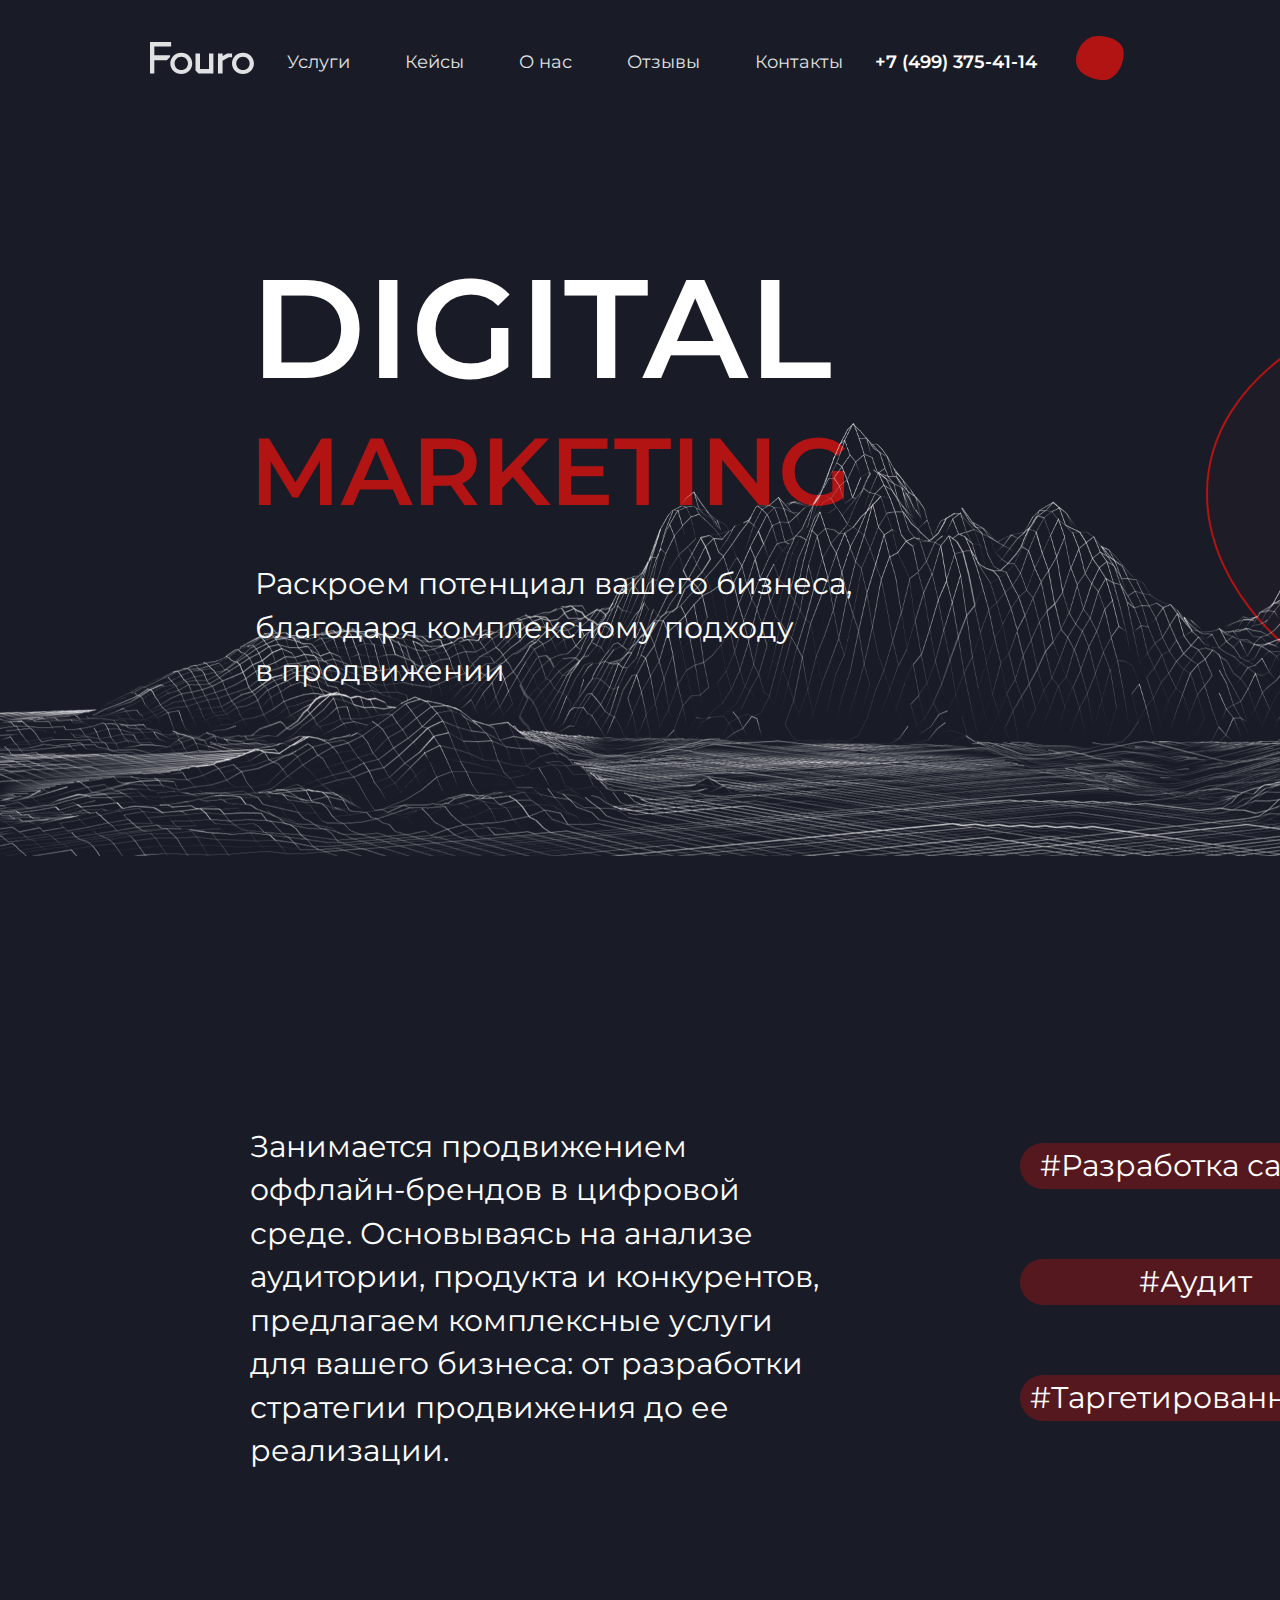
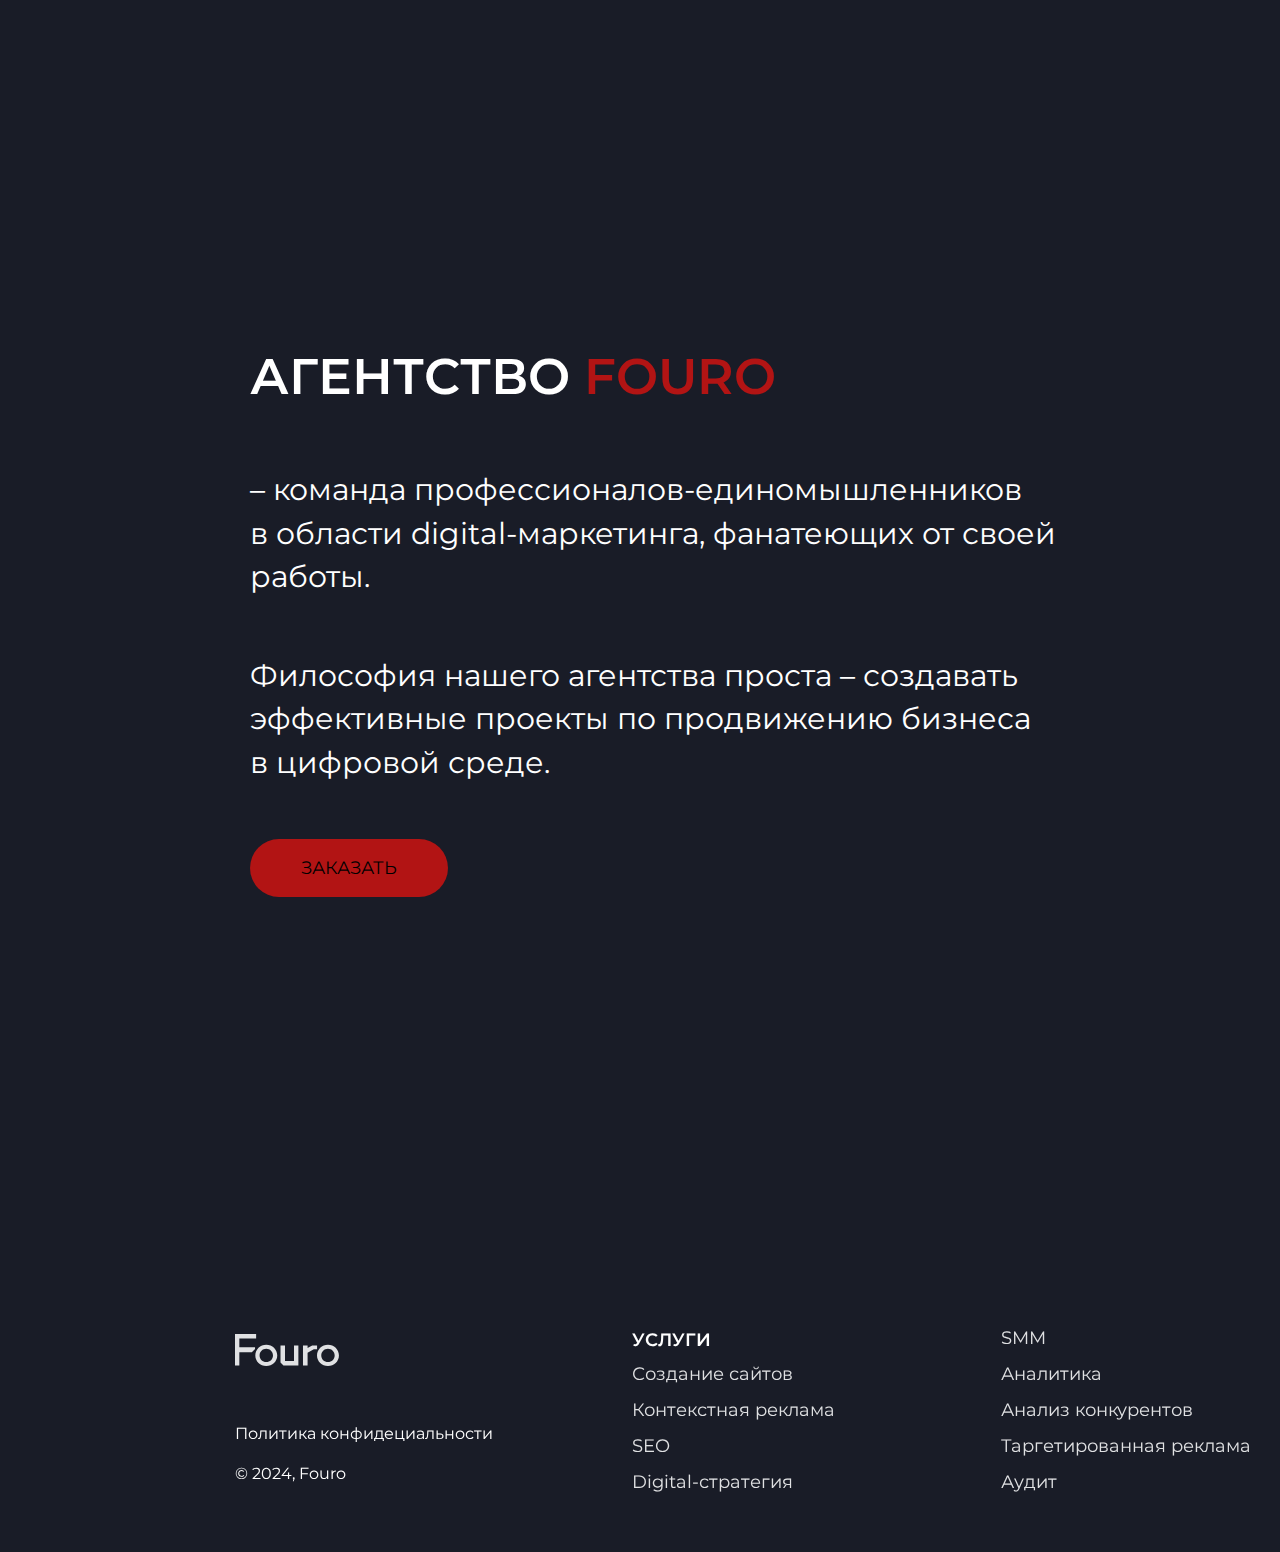
<file: index.html>
<!DOCTYPE html>
<html lang="en">
<head>
    <meta charset="UTF-8">
    <meta name="viewport" content="width=device-width, initial-scale=1.0">
    <title>Fouro</title>
    <link rel="stylesheet" href="styles.css">
</head>
<body>
    <header class="header">
    <a href="/" class="header-logo">
        <svg width="104" height="56" viewBox="0 0 104 56" fill="none" xmlns="http://www.w3.org/2000/svg">
            <path d="M21.125 12H0V43.4576H4.33333V30.1695H16.7917L20.0417 26.9153V25.2881H4.33333V16.6102H21.125V12Z" fill="#E0E1E3"/>
            <path fill-rule="evenodd" clip-rule="evenodd" d="M42.25 33.4236C42.25 39.2647 37.3391 43.9999 31.2812 43.9999C25.2234 43.9999 20.3125 39.2647 20.3125 33.4236C20.3125 27.5825 25.2234 22.8474 31.2812 22.8474C37.3391 22.8474 42.25 27.5825 42.25 33.4236ZM37.9875 33.4236C37.9875 37.054 34.9885 40.0033 31.2812 40.0033C27.574 40.0033 24.575 37.054 24.575 33.4236C24.575 29.7933 27.574 26.844 31.2812 26.844C34.9885 26.844 37.9875 29.7933 37.9875 33.4236Z" fill="#E0E1E3"/>
            <path fill-rule="evenodd" clip-rule="evenodd" d="M103.938 33.4236C103.938 39.2647 99.0266 43.9999 92.9688 43.9999C86.9109 43.9999 82 39.2647 82 33.4236C82 27.5825 86.9109 22.8474 92.9688 22.8474C99.0266 22.8474 103.938 27.5825 103.938 33.4236ZM99.675 33.4236C99.675 37.054 96.676 40.0033 92.9688 40.0033C89.2615 40.0033 86.2625 37.054 86.2625 33.4236C86.2625 29.7933 89.2615 26.844 92.9688 26.844C96.676 26.844 99.675 29.7933 99.675 33.4236Z" fill="#E0E1E3"/>
            <path d="M50 23.3899H45.5V40.4747L48.4792 43.4577H63.375V23.3899H59V39.1187H50V23.3899Z" fill="#E0E1E3"/>
            <path d="M72.5847 23.3899H67.9805V43.4577H72.5847V30.712L78.8138 27.1865H82.0638V23.3899H77.1888L72.5847 26.1018V23.3899Z" fill="#E0E1E3"/>
            </svg>
    </a>
        <nav class="header-menu">
            <ul class="header-menu-list">
                <li class="header-menu-item">
                    <a href="/" class="header-menu-link">Услуги</a>
                </li>
                <li class="header-menu-item">
                    <a href="/" class="header-menu-link">Кейсы</a>
                </li>
                <li class="header-menu-item">
                        <a href="/" class="header-menu-link">О нас</a>
                </li>
                <li class="header-menu-item">
                        <a href="/" class="header-menu-link">Отзывы</a>
                </li>
                <li class="header-menu-item">
                    <a href="/" class="header-menu-link">Контакты</a>
                </li>
            </ul>
        </nav>
        <p class="header-menu-number">+7 (499) 375-41-14</p>
        <div class="header-action">
                <button class="header-button button" type="button">
                    <svg width="61" height="56" viewBox="0 0 61 56" fill="none" xmlns="http://www.w3.org/2000/svg">
                        <path d="M60.6316 21.8947C60.6316 37.475 50.5276 56 34.9474 56C19.3671 56 0 47.1592 0 31.5789C0 15.9987 11.7882 0 27.3684 0C42.9487 0 60.6316 6.31449 60.6316 21.8947Z" fill="#B21414"/>
                        <path d="M22 19C22 17.3431 23.3431 16 25 16H35C36.6569 16 38 17.3431 38 19V28.5V38C38 39.6569 36.6569 41 35 41H25C23.3431 41 22 39.6569 22 38V19Z" fill="#E0E1E3" stroke="#E0E1E3" stroke-width="2"/>
                        <circle cx="30" cy="35.5" r="1.5" fill="#B21414" stroke="#B21414"/>
                        </svg>
                </button>
        </div>
    </header>
    <main class="main">
        <section class="background">
            <div class="background_b">
                <img src="images/Group.png" alt="">
            </div>
        </section>
        <section class="section_1">
            <section class="main_text">
                <div class="main_text_title">
                    <h1 class="main_text_title_1">digital</h1> 
                    <h1 class="main_text_title_2">marketing</h1>   
                </div>
            </section>
            <section class="main_text_text">
                <p class="main_text_text_1">Раскроем потенциал вашего бизнеса,<br> благодаря комплексному подходу<br> в продвижении</p>
            </section>
        </section>
        <div class="main_icon_play">
            <button class="main_play_button">
                <svg class= "main_play" width="447" height="430" viewBox="0 0 447 430" fill="none" xmlns="http://www.w3.org/2000/svg">
                    <path d="M278.98 205.327C280.314 206.097 280.314 208.021 278.98 208.791L209.098 249.138C207.765 249.907 206.098 248.945 206.098 247.406L206.098 166.712C206.098 165.173 207.765 164.21 209.098 164.98L278.98 205.327Z" fill="#B21414"/>
                    <path d="M445.35 235.437C445.35 296.246 430.896 344.612 401.392 377.767C371.906 410.902 327.25 429 266.502 429C205.824 429 139.417 401.952 88.1742 359.676C36.9255 317.395 1 260.019 1 199.468C1 138.955 36.8834 89.3617 88.0967 54.85C139.312 20.3367 205.742 1 266.502 1C327.091 1 371.756 29.1936 401.313 72.5686C430.894 115.98 445.35 174.626 445.35 235.437Z" fill="#B21414" fill-opacity="0.03" stroke="#B21414" stroke-width="2"/>
                </svg>
            </button>
            </div>
        <section class="section_2">
            <section class="main_text_2">
                <div class="main_text_2_text">
                    <p>Занимается продвижением <br>оффлайн-брендов в цифровой <br>среде. Основываясь на анализе <br>аудитории, продукта и конкурентов, <br>предлагаем комплексные услуги <br>для вашего бизнеса: от разработки <br>стратегии продвижения до ее <br>реализации.</p>
                </div>
                <div class="main_text_2_tags">
                    <p class="main_text_2_tags_tag">#Разработка сайтов</p>
                    <p class="main_text_2_tags_tag">#Digital-стратегия</p>
                    <p class="main_text_2_tags_tag">#Аналитика</p>
                    <p class="main_text_2_tags_tag">#Аудит</p>
                    <p class="main_text_2_tags_tag">#Анализ конкурентов</p>
                    <p class="main_text_2_tags_tag">#SMM</p>
                    <p class="main_text_2_tags_tag">#Таргетированная реклама</p>
                    <p class="main_text_2_tags_tag">#SEO</p>
                    <p class="main_text_2_tags_tag">#Контекстная реклама</p>
                </div>
            </section>
        </section>
        <section class="section_3">
            <section class="main_text_3">
                <h1 class="main_text_3_title">Агентство <span class="main_text_3_title_text_FOURO">FOURO</span></h1>
                <div class="main_text_3_text">
                    <p class="main_text_3_text_1"> – команда профессионалов-единомышленников <br>в области digital-маркетинга, фанатеющих от своей <br>работы.</p>
                    <p class="main_text_3_text_2">Философия нашего агентства проста – создавать <br>эффективные проекты по продвижению бизнеса <br>в цифровой среде.</p>
                </div>
            </section>
            <button class="main_order_button">ЗАКАЗАТЬ</button>
        </section>
    </main>
    <footer class="footer">
        <section class="footer_container_left">
            <a href="/" class="footer-logo">
                <svg width="104" height="56" viewBox="0 0 104 56" fill="none" xmlns="http://www.w3.org/2000/svg">
                    <path d="M21.125 12H0V43.4576H4.33333V30.1695H16.7917L20.0417 26.9153V25.2881H4.33333V16.6102H21.125V12Z" fill="#E0E1E3"/>
                    <path fill-rule="evenodd" clip-rule="evenodd" d="M42.25 33.4236C42.25 39.2647 37.3391 43.9999 31.2812 43.9999C25.2234 43.9999 20.3125 39.2647 20.3125 33.4236C20.3125 27.5825 25.2234 22.8474 31.2812 22.8474C37.3391 22.8474 42.25 27.5825 42.25 33.4236ZM37.9875 33.4236C37.9875 37.054 34.9885 40.0033 31.2812 40.0033C27.574 40.0033 24.575 37.054 24.575 33.4236C24.575 29.7933 27.574 26.844 31.2812 26.844C34.9885 26.844 37.9875 29.7933 37.9875 33.4236Z" fill="#E0E1E3"/>
                    <path fill-rule="evenodd" clip-rule="evenodd" d="M103.938 33.4236C103.938 39.2647 99.0266 43.9999 92.9688 43.9999C86.9109 43.9999 82 39.2647 82 33.4236C82 27.5825 86.9109 22.8474 92.9688 22.8474C99.0266 22.8474 103.938 27.5825 103.938 33.4236ZM99.675 33.4236C99.675 37.054 96.676 40.0033 92.9688 40.0033C89.2615 40.0033 86.2625 37.054 86.2625 33.4236C86.2625 29.7933 89.2615 26.844 92.9688 26.844C96.676 26.844 99.675 29.7933 99.675 33.4236Z" fill="#E0E1E3"/>
                    <path d="M50 23.3899H45.5V40.4747L48.4792 43.4577H63.375V23.3899H59V39.1187H50V23.3899Z" fill="#E0E1E3"/>
                    <path d="M72.5847 23.3899H67.9805V43.4577H72.5847V30.712L78.8138 27.1865H82.0638V23.3899H77.1888L72.5847 26.1018V23.3899Z" fill="#E0E1E3"/>
                </svg>
            </a>
            <div class="footer_text">
                <p class="footer_text_politic">Политика конфидециальности</p>
                <p class="footer_text_fouro">© 2024, Fouro</p>
            </div>
        </section>
        <section class="footer_container_center_left">
            <div class="footer_column_left">
                <h4 class="footer_column_left_title">УСЛУГИ</h4>
                <div class="footer_column_left_text">
                    <a href="/" class="footer_column_left_text_t">Создание сайтов</a>
                    <br><a href="/" class="footer_column_left_text_t">Контекстная реклама</a>
                    <br><a href="/" class="footer_column_left_text_t">SEO</a>
                    <br><a href="/" class="footer_column_left_text_t">Digital-стратегия</a>
                </div>
            </div>
        </section>
            <section class="footer_container_center_center">
            <div class="footer_column_center">
                <div class="footer_column_center_text">
                    <a href="/" class="footer_column_center_text_t">SMM</a>
                    <br><a href="/" class="footer_column_center_text_t">Аналитика</a>
                    <br><a href="/" class="footer_column_center_text_t">Анализ конкурентов</a>
                    <br><a href="/" class="footer_column_center_text_t">Таргетированная реклама</a>
                    <br><a href="/" class="footer_column_center_text_t">Аудит</a>
                </div>  
            </div>
        </section>
        <section class="footer_container_center_right">
            <h4> <a href="/" class="footer_container_center_title">КЕЙСЫ</a></h4>
            <h4> <a href="/" class="footer_container_center_title">О НАС</a></h4>
            <h4> <a href="/" class="footer_container_center_title">КОНТАКТЫ</a></h4>
        </section>
    </footer>
</body>
</html>
</file>
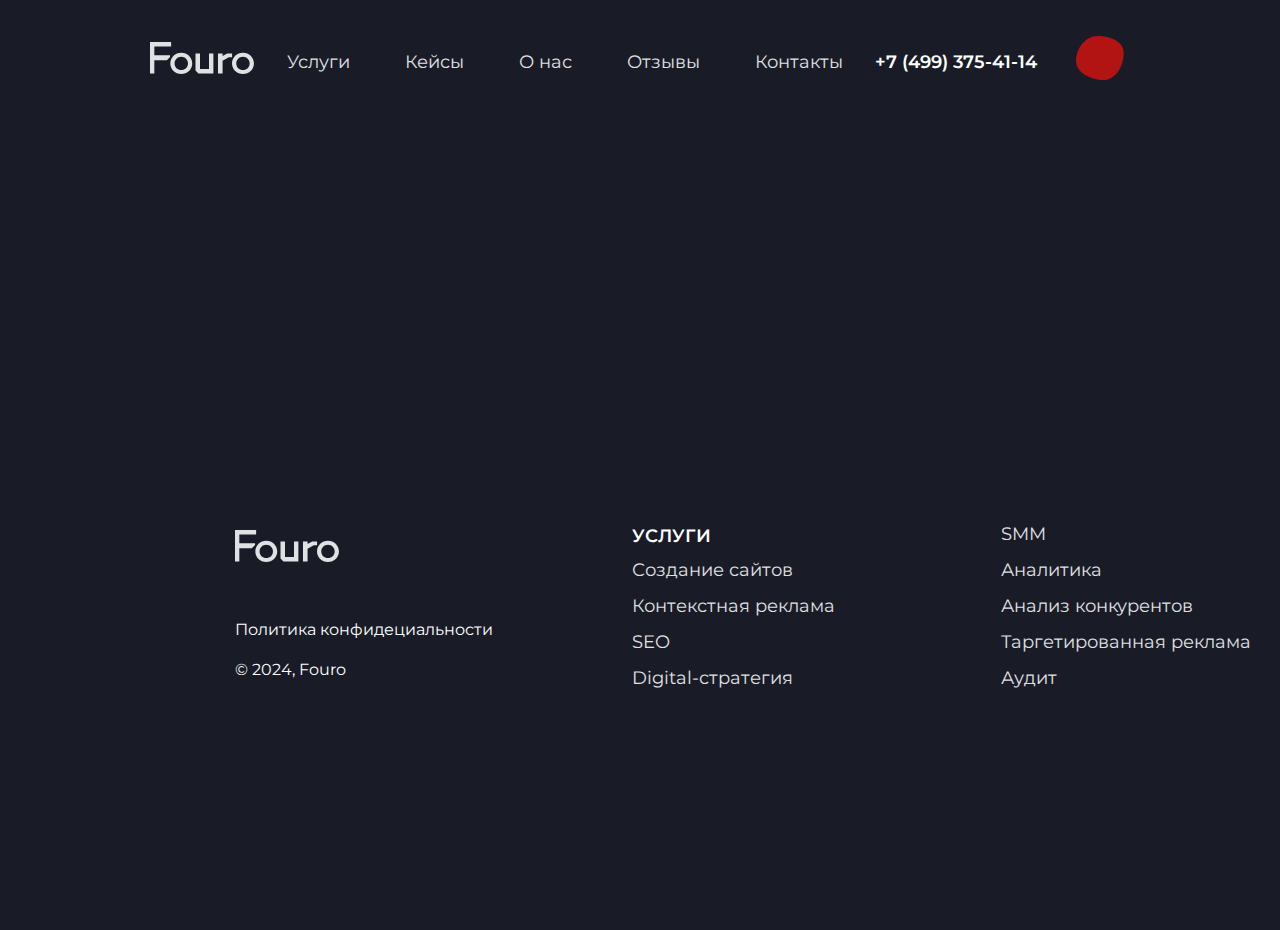
<file: client.html>
<!DOCTYPE html>
<html lang="en">
<head>
    <meta charset="UTF-8">
    <meta name="viewport" content="width=device-width, initial-scale=1.0">
    <title>Fouro</title>
    <link rel="stylesheet" href="styles_uslugi.css">
</head>
<body>
    <header class="header">
    <a href="/" class="header-logo">
        <svg width="104" height="56" viewBox="0 0 104 56" fill="none" xmlns="http://www.w3.org/2000/svg">
            <path d="M21.125 12H0V43.4576H4.33333V30.1695H16.7917L20.0417 26.9153V25.2881H4.33333V16.6102H21.125V12Z" fill="#E0E1E3"/>
            <path fill-rule="evenodd" clip-rule="evenodd" d="M42.25 33.4236C42.25 39.2647 37.3391 43.9999 31.2812 43.9999C25.2234 43.9999 20.3125 39.2647 20.3125 33.4236C20.3125 27.5825 25.2234 22.8474 31.2812 22.8474C37.3391 22.8474 42.25 27.5825 42.25 33.4236ZM37.9875 33.4236C37.9875 37.054 34.9885 40.0033 31.2812 40.0033C27.574 40.0033 24.575 37.054 24.575 33.4236C24.575 29.7933 27.574 26.844 31.2812 26.844C34.9885 26.844 37.9875 29.7933 37.9875 33.4236Z" fill="#E0E1E3"/>
            <path fill-rule="evenodd" clip-rule="evenodd" d="M103.938 33.4236C103.938 39.2647 99.0266 43.9999 92.9688 43.9999C86.9109 43.9999 82 39.2647 82 33.4236C82 27.5825 86.9109 22.8474 92.9688 22.8474C99.0266 22.8474 103.938 27.5825 103.938 33.4236ZM99.675 33.4236C99.675 37.054 96.676 40.0033 92.9688 40.0033C89.2615 40.0033 86.2625 37.054 86.2625 33.4236C86.2625 29.7933 89.2615 26.844 92.9688 26.844C96.676 26.844 99.675 29.7933 99.675 33.4236Z" fill="#E0E1E3"/>
            <path d="M50 23.3899H45.5V40.4747L48.4792 43.4577H63.375V23.3899H59V39.1187H50V23.3899Z" fill="#E0E1E3"/>
            <path d="M72.5847 23.3899H67.9805V43.4577H72.5847V30.712L78.8138 27.1865H82.0638V23.3899H77.1888L72.5847 26.1018V23.3899Z" fill="#E0E1E3"/>
            </svg>
    </a>
        <nav class="header-menu">
            <ul class="header-menu-list">
                <li class="header-menu-item">
                    <a href="uslugi.html" class="header-menu-link">Услуги</a>
                </li>
                <li class="header-menu-item">
                    <a href="case.html" class="header-menu-link">Кейсы</a>
                </li>
                <li class="header-menu-item">
                        <a href="/" class="header-menu-link">О нас</a>
                </li>
                <li class="header-menu-item">
                        <a href="otzivi.html" class="header-menu-link">Отзывы</a>
                </li>
                <li class="header-menu-item">
                    <a href="contacts.html" class="header-menu-link">Контакты</a>
                </li>
            </ul>
        </nav>
        <p class="header-menu-number">+7 (499) 375-41-14</p>
        <div class="header-action">
                <button class="header-button button" type="button">
                    <svg width="61" height="56" viewBox="0 0 61 56" fill="none" xmlns="http://www.w3.org/2000/svg">
                        <path d="M60.6316 21.8947C60.6316 37.475 50.5276 56 34.9474 56C19.3671 56 0 47.1592 0 31.5789C0 15.9987 11.7882 0 27.3684 0C42.9487 0 60.6316 6.31449 60.6316 21.8947Z" fill="#B21414"/>
                        <path d="M22 19C22 17.3431 23.3431 16 25 16H35C36.6569 16 38 17.3431 38 19V28.5V38C38 39.6569 36.6569 41 35 41H25C23.3431 41 22 39.6569 22 38V19Z" fill="#E0E1E3" stroke="#E0E1E3" stroke-width="2"/>
                        <circle cx="30" cy="35.5" r="1.5" fill="#B21414" stroke="#B21414"/>
                        </svg>
                </button>
        </div>
    </header>
<footer class="footer">
        <section class="footer_container_left">
            <a href="/" class="footer-logo">
                <svg width="104" height="56" viewBox="0 0 104 56" fill="none" xmlns="http://www.w3.org/2000/svg">
                    <path d="M21.125 12H0V43.4576H4.33333V30.1695H16.7917L20.0417 26.9153V25.2881H4.33333V16.6102H21.125V12Z" fill="#E0E1E3"/>
                    <path fill-rule="evenodd" clip-rule="evenodd" d="M42.25 33.4236C42.25 39.2647 37.3391 43.9999 31.2812 43.9999C25.2234 43.9999 20.3125 39.2647 20.3125 33.4236C20.3125 27.5825 25.2234 22.8474 31.2812 22.8474C37.3391 22.8474 42.25 27.5825 42.25 33.4236ZM37.9875 33.4236C37.9875 37.054 34.9885 40.0033 31.2812 40.0033C27.574 40.0033 24.575 37.054 24.575 33.4236C24.575 29.7933 27.574 26.844 31.2812 26.844C34.9885 26.844 37.9875 29.7933 37.9875 33.4236Z" fill="#E0E1E3"/>
                    <path fill-rule="evenodd" clip-rule="evenodd" d="M103.938 33.4236C103.938 39.2647 99.0266 43.9999 92.9688 43.9999C86.9109 43.9999 82 39.2647 82 33.4236C82 27.5825 86.9109 22.8474 92.9688 22.8474C99.0266 22.8474 103.938 27.5825 103.938 33.4236ZM99.675 33.4236C99.675 37.054 96.676 40.0033 92.9688 40.0033C89.2615 40.0033 86.2625 37.054 86.2625 33.4236C86.2625 29.7933 89.2615 26.844 92.9688 26.844C96.676 26.844 99.675 29.7933 99.675 33.4236Z" fill="#E0E1E3"/>
                    <path d="M50 23.3899H45.5V40.4747L48.4792 43.4577H63.375V23.3899H59V39.1187H50V23.3899Z" fill="#E0E1E3"/>
                    <path d="M72.5847 23.3899H67.9805V43.4577H72.5847V30.712L78.8138 27.1865H82.0638V23.3899H77.1888L72.5847 26.1018V23.3899Z" fill="#E0E1E3"/>
                </svg>
            </a>
            <div class="footer_text">
                <p class="footer_text_politic">Политика конфидециальности</p>
                <p class="footer_text_fouro">© 2024, Fouro</p>
            </div>
        </section>
        <section class="footer_container_center_left">
            <div class="footer_column_left">
                <h4 class="footer_column_left_title">УСЛУГИ</h4>
                <div class="footer_column_left_text">
                    <a href="/" class="footer_column_left_text_t">Создание сайтов</a>
                    <br><a href="/" class="footer_column_left_text_t">Контекстная реклама</a>
                    <br><a href="/" class="footer_column_left_text_t">SEO</a>
                    <br><a href="/" class="footer_column_left_text_t">Digital-стратегия</a>
                </div>
            </div>
        </section>
            <section class="footer_container_center_center">
            <div class="footer_column_center">
                <div class="footer_column_center_text">
                    <a href="/" class="footer_column_center_text_t">SMM</a>
                    <br><a href="/" class="footer_column_center_text_t">Аналитика</a>
                    <br><a href="/" class="footer_column_center_text_t">Анализ конкурентов</a>
                    <br><a href="/" class="footer_column_center_text_t">Таргетированная реклама</a>
                    <br><a href="/" class="footer_column_center_text_t">Аудит</a>
                </div>  
            </div>
        </section>
        <section class="footer_container_center_right">
            <h4> <a href="/" class="footer_container_center_title">КЕЙСЫ</a></h4>
            <h4> <a href="/" class="footer_container_center_title">О НАС</a></h4>
            <h4> <a href="/" class="footer_container_center_title">КОНТАКТЫ</a></h4>
        </section>
    </footer>
</body>
</html>
</file>
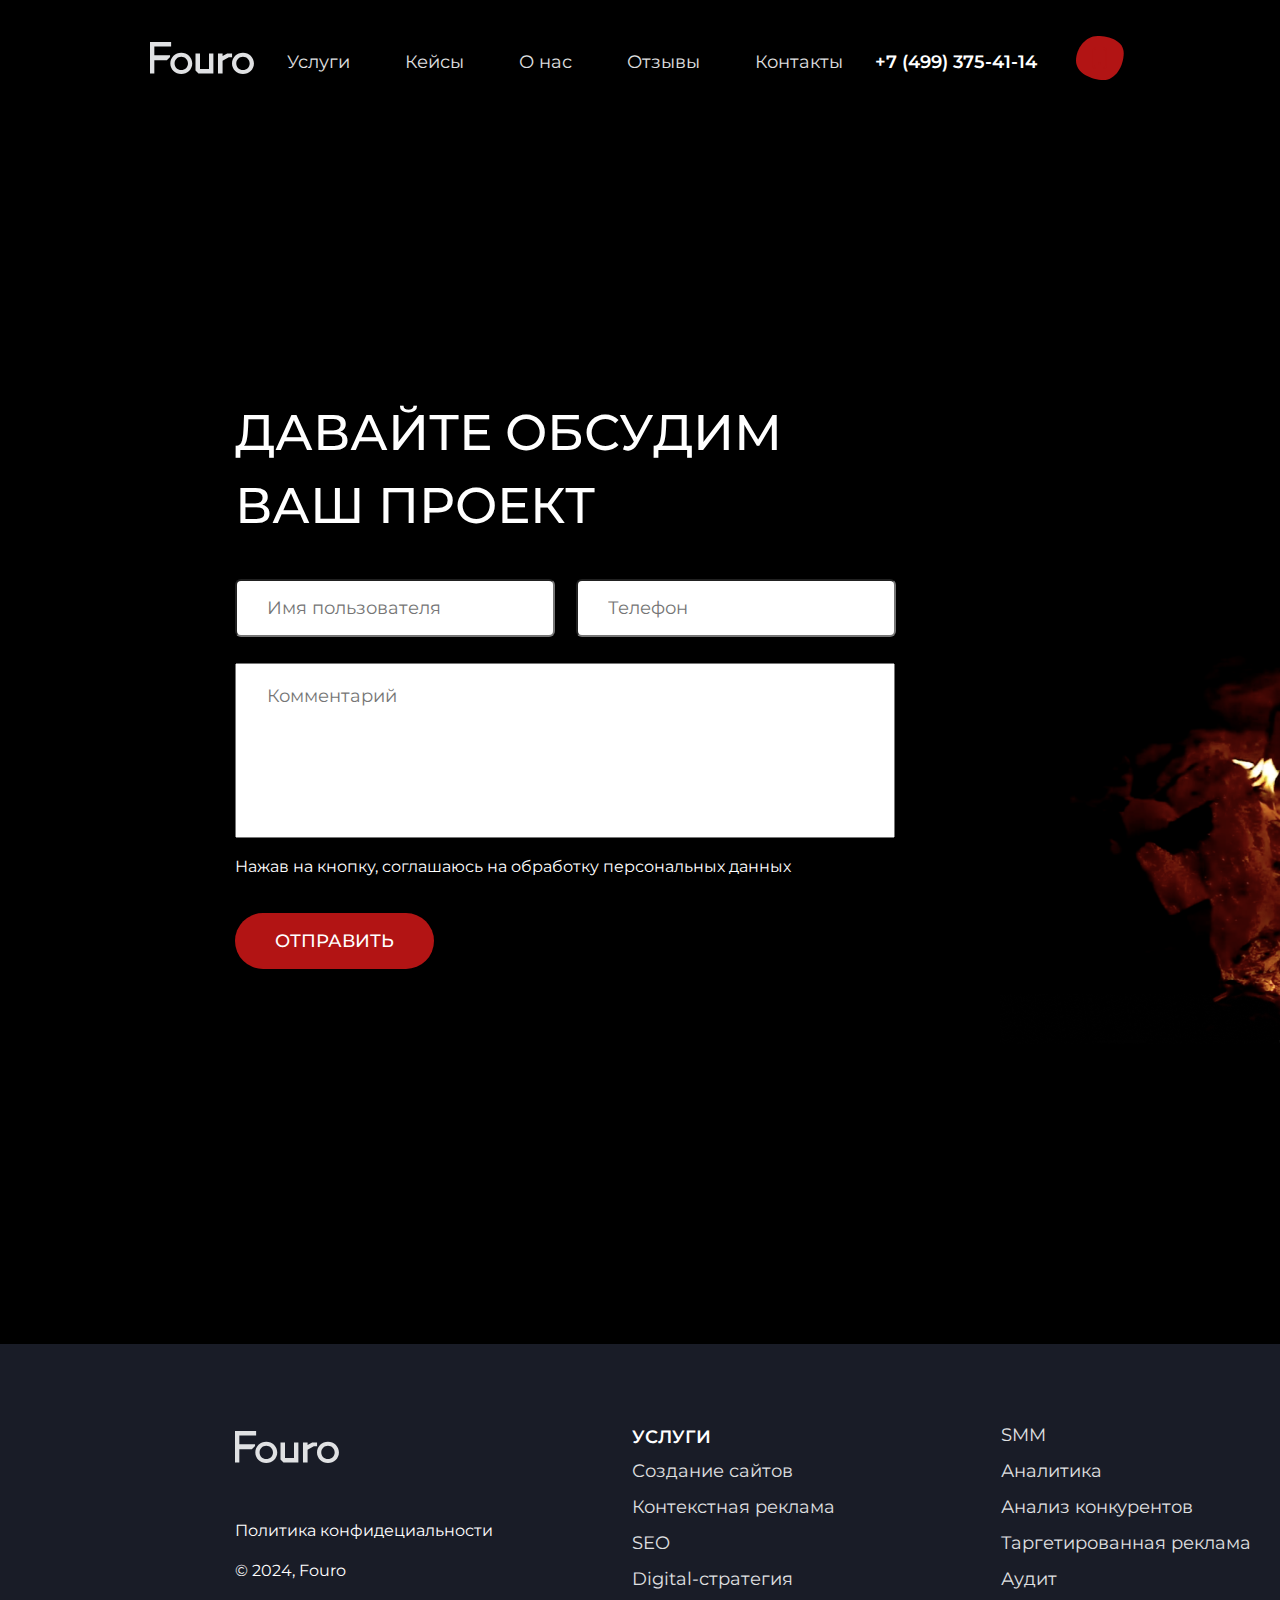
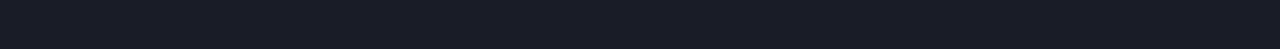
<file: contacts.html>
<!DOCTYPE html>
<html lang="en">
<head>
    <meta charset="UTF-8">
    <meta name="viewport" content="width=device-width, initial-scale=1.0">
    <title>Fouro</title>
    <link rel="stylesheet" href="styles_contacts.css">
</head>
<body>
    <header class="header">
    <a href="/" class="header-logo">
        <svg width="104" height="56" viewBox="0 0 104 56" fill="none" xmlns="http://www.w3.org/2000/svg">
            <path d="M21.125 12H0V43.4576H4.33333V30.1695H16.7917L20.0417 26.9153V25.2881H4.33333V16.6102H21.125V12Z" fill="#E0E1E3"/>
            <path fill-rule="evenodd" clip-rule="evenodd" d="M42.25 33.4236C42.25 39.2647 37.3391 43.9999 31.2812 43.9999C25.2234 43.9999 20.3125 39.2647 20.3125 33.4236C20.3125 27.5825 25.2234 22.8474 31.2812 22.8474C37.3391 22.8474 42.25 27.5825 42.25 33.4236ZM37.9875 33.4236C37.9875 37.054 34.9885 40.0033 31.2812 40.0033C27.574 40.0033 24.575 37.054 24.575 33.4236C24.575 29.7933 27.574 26.844 31.2812 26.844C34.9885 26.844 37.9875 29.7933 37.9875 33.4236Z" fill="#E0E1E3"/>
            <path fill-rule="evenodd" clip-rule="evenodd" d="M103.938 33.4236C103.938 39.2647 99.0266 43.9999 92.9688 43.9999C86.9109 43.9999 82 39.2647 82 33.4236C82 27.5825 86.9109 22.8474 92.9688 22.8474C99.0266 22.8474 103.938 27.5825 103.938 33.4236ZM99.675 33.4236C99.675 37.054 96.676 40.0033 92.9688 40.0033C89.2615 40.0033 86.2625 37.054 86.2625 33.4236C86.2625 29.7933 89.2615 26.844 92.9688 26.844C96.676 26.844 99.675 29.7933 99.675 33.4236Z" fill="#E0E1E3"/>
            <path d="M50 23.3899H45.5V40.4747L48.4792 43.4577H63.375V23.3899H59V39.1187H50V23.3899Z" fill="#E0E1E3"/>
            <path d="M72.5847 23.3899H67.9805V43.4577H72.5847V30.712L78.8138 27.1865H82.0638V23.3899H77.1888L72.5847 26.1018V23.3899Z" fill="#E0E1E3"/>
            </svg>
    </a>
        <nav class="header-menu">
            <ul class="header-menu-list">
                <li class="header-menu-item">
                    <a href="uslugi.html" class="header-menu-link">Услуги</a>
                </li>
                <li class="header-menu-item">
                    <a href="case.html" class="header-menu-link">Кейсы</a>
                </li>
                <li class="header-menu-item">
                        <a href="/" class="header-menu-link">О нас</a>
                </li>
                <li class="header-menu-item">
                        <a href="otzivi.html" class="header-menu-link">Отзывы</a>
                </li>
                <li class="header-menu-item">
                    <a href="contacts.html" class="header-menu-link">Контакты</a>
                </li>
            </ul>
        </nav>
        <p class="header-menu-number">+7 (499) 375-41-14</p>
        <div class="header-action">
                <button class="header-button button" type="button">
                    <svg width="61" height="56" viewBox="0 0 61 56" fill="none" xmlns="http://www.w3.org/2000/svg">
                        <path d="M60.6316 21.8947C60.6316 37.475 50.5276 56 34.9474 56C19.3671 56 0 47.1592 0 31.5789C0 15.9987 11.7882 0 27.3684 0C42.9487 0 60.6316 6.31449 60.6316 21.8947Z" fill="#B21414"/>
                        <path d="M22 19C22 17.3431 23.3431 16 25 16H35C36.6569 16 38 17.3431 38 19V28.5V38C38 39.6569 36.6569 41 35 41H25C23.3431 41 22 39.6569 22 38V19Z" fill="#E0E1E3" stroke="#E0E1E3" stroke-width="2"/>
                        <circle cx="30" cy="35.5" r="1.5" fill="#B21414" stroke="#B21414"/>
                        </svg>
                </button>
        </div>
    </header>
    <main>
        <h1 class="main_title">Давайте обсудим <br>ваш проект</h1>
    <section class="main_form">
        <form class="main_form_name">
            <input class="input_name"  type="text" id="myInput" name="name" placeholder="Имя пользователя">
        </form>
        <form class="main_form_number">
            <input class="input_number" type="text" id="myInput" name="number" placeholder="Телефон">            
        </form>
        <form class="main_form_comm">
            <input class="input_comm" type="text" id="myInput" name="text" placeholder="Комментарий">
        </form>    
            <p class="form_text">Нажав на кнопку, соглашаюсь на обработку персональных данных</p>
            <input class="input_button"  type="submit" value="Отправить">
    </section>
    <div class="image">
        <img src="images/coster.png" alt="">
    </div>
    </main>
<footer class="footer">
        <section class="footer_container_left">
            <a href="/" class="footer-logo">
                <svg width="104" height="56" viewBox="0 0 104 56" fill="none" xmlns="http://www.w3.org/2000/svg">
                    <path d="M21.125 12H0V43.4576H4.33333V30.1695H16.7917L20.0417 26.9153V25.2881H4.33333V16.6102H21.125V12Z" fill="#E0E1E3"/>
                    <path fill-rule="evenodd" clip-rule="evenodd" d="M42.25 33.4236C42.25 39.2647 37.3391 43.9999 31.2812 43.9999C25.2234 43.9999 20.3125 39.2647 20.3125 33.4236C20.3125 27.5825 25.2234 22.8474 31.2812 22.8474C37.3391 22.8474 42.25 27.5825 42.25 33.4236ZM37.9875 33.4236C37.9875 37.054 34.9885 40.0033 31.2812 40.0033C27.574 40.0033 24.575 37.054 24.575 33.4236C24.575 29.7933 27.574 26.844 31.2812 26.844C34.9885 26.844 37.9875 29.7933 37.9875 33.4236Z" fill="#E0E1E3"/>
                    <path fill-rule="evenodd" clip-rule="evenodd" d="M103.938 33.4236C103.938 39.2647 99.0266 43.9999 92.9688 43.9999C86.9109 43.9999 82 39.2647 82 33.4236C82 27.5825 86.9109 22.8474 92.9688 22.8474C99.0266 22.8474 103.938 27.5825 103.938 33.4236ZM99.675 33.4236C99.675 37.054 96.676 40.0033 92.9688 40.0033C89.2615 40.0033 86.2625 37.054 86.2625 33.4236C86.2625 29.7933 89.2615 26.844 92.9688 26.844C96.676 26.844 99.675 29.7933 99.675 33.4236Z" fill="#E0E1E3"/>
                    <path d="M50 23.3899H45.5V40.4747L48.4792 43.4577H63.375V23.3899H59V39.1187H50V23.3899Z" fill="#E0E1E3"/>
                    <path d="M72.5847 23.3899H67.9805V43.4577H72.5847V30.712L78.8138 27.1865H82.0638V23.3899H77.1888L72.5847 26.1018V23.3899Z" fill="#E0E1E3"/>
                </svg>
            </a>
            <div class="footer_text">
                <p class="footer_text_politic">Политика конфидециальности</p>
                <p class="footer_text_fouro">© 2024, Fouro</p>
            </div>
        </section>
        <section class="footer_container_center_left">
            <div class="footer_column_left">
                <h4 class="footer_column_left_title">УСЛУГИ</h4>
                <div class="footer_column_left_text">
                    <a href="/" class="footer_column_left_text_t">Создание сайтов</a>
                    <br><a href="/" class="footer_column_left_text_t">Контекстная реклама</a>
                    <br><a href="/" class="footer_column_left_text_t">SEO</a>
                    <br><a href="/" class="footer_column_left_text_t">Digital-стратегия</a>
                </div>
            </div>
        </section>
            <section class="footer_container_center_center">
            <div class="footer_column_center">
                <div class="footer_column_center_text">
                    <a href="/" class="footer_column_center_text_t">SMM</a>
                    <br><a href="/" class="footer_column_center_text_t">Аналитика</a>
                    <br><a href="/" class="footer_column_center_text_t">Анализ конкурентов</a>
                    <br><a href="/" class="footer_column_center_text_t">Таргетированная реклама</a>
                    <br><a href="/" class="footer_column_center_text_t">Аудит</a>
                </div>  
            </div>
        </section>
        <section class="footer_container_center_right">
            <h4> <a href="/" class="footer_container_center_title">КЕЙСЫ</a></h4>
            <h4> <a href="/" class="footer_container_center_title">О НАС</a></h4>
            <h4> <a href="/" class="footer_container_center_title">КОНТАКТЫ</a></h4>
        </section>
    </footer>
</body>
</html>
</file>
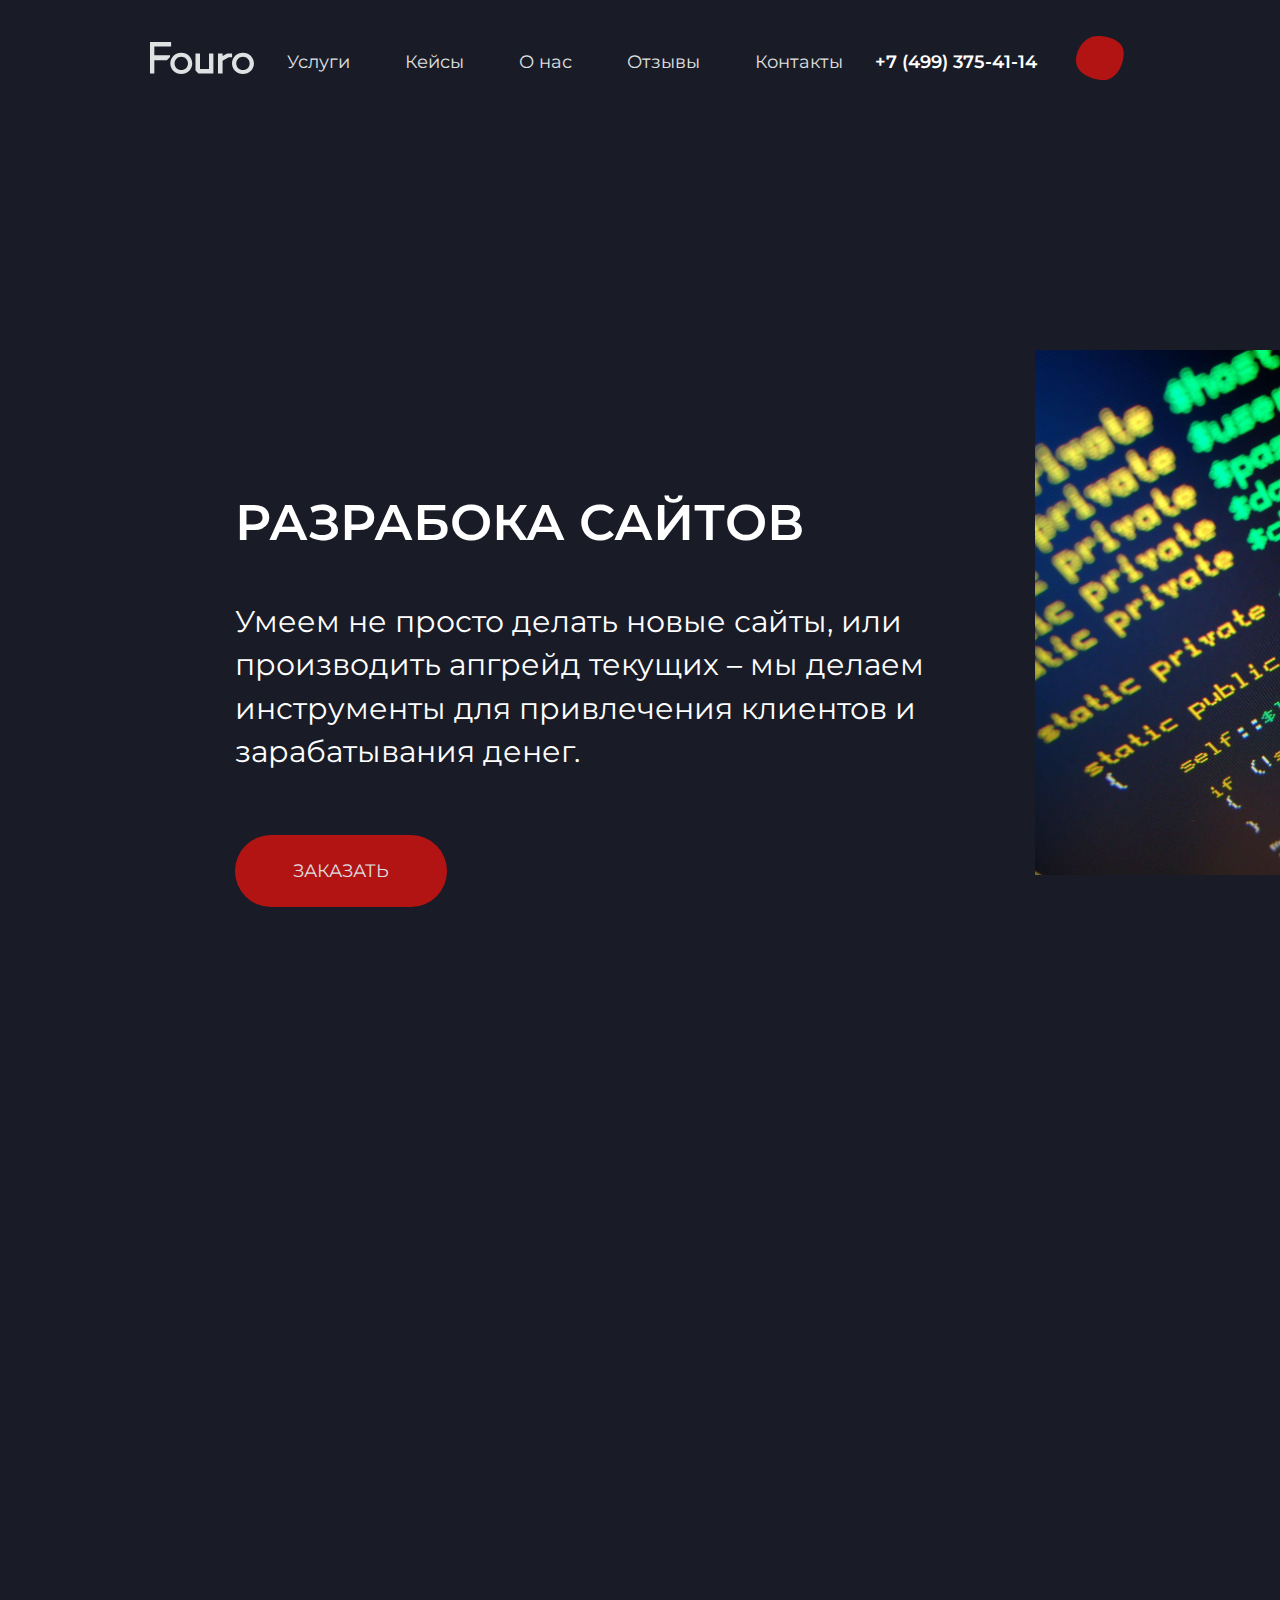
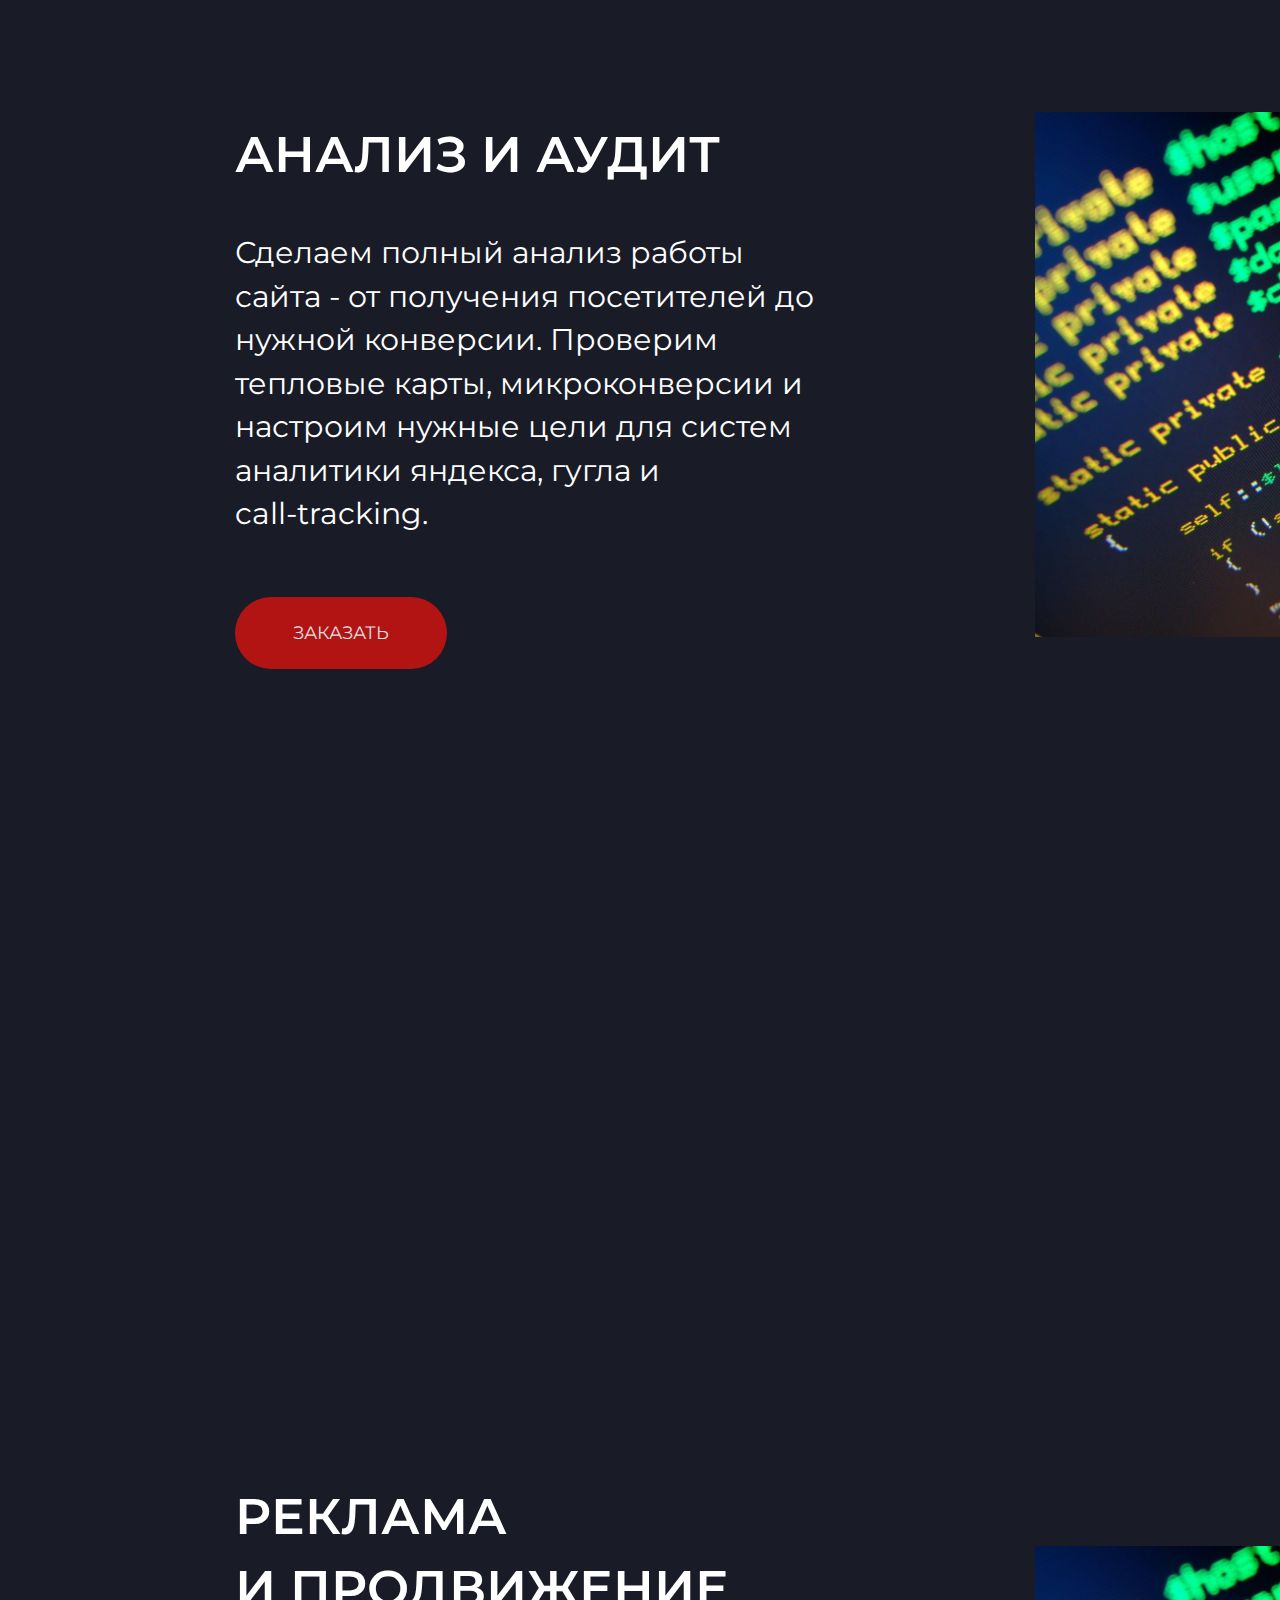
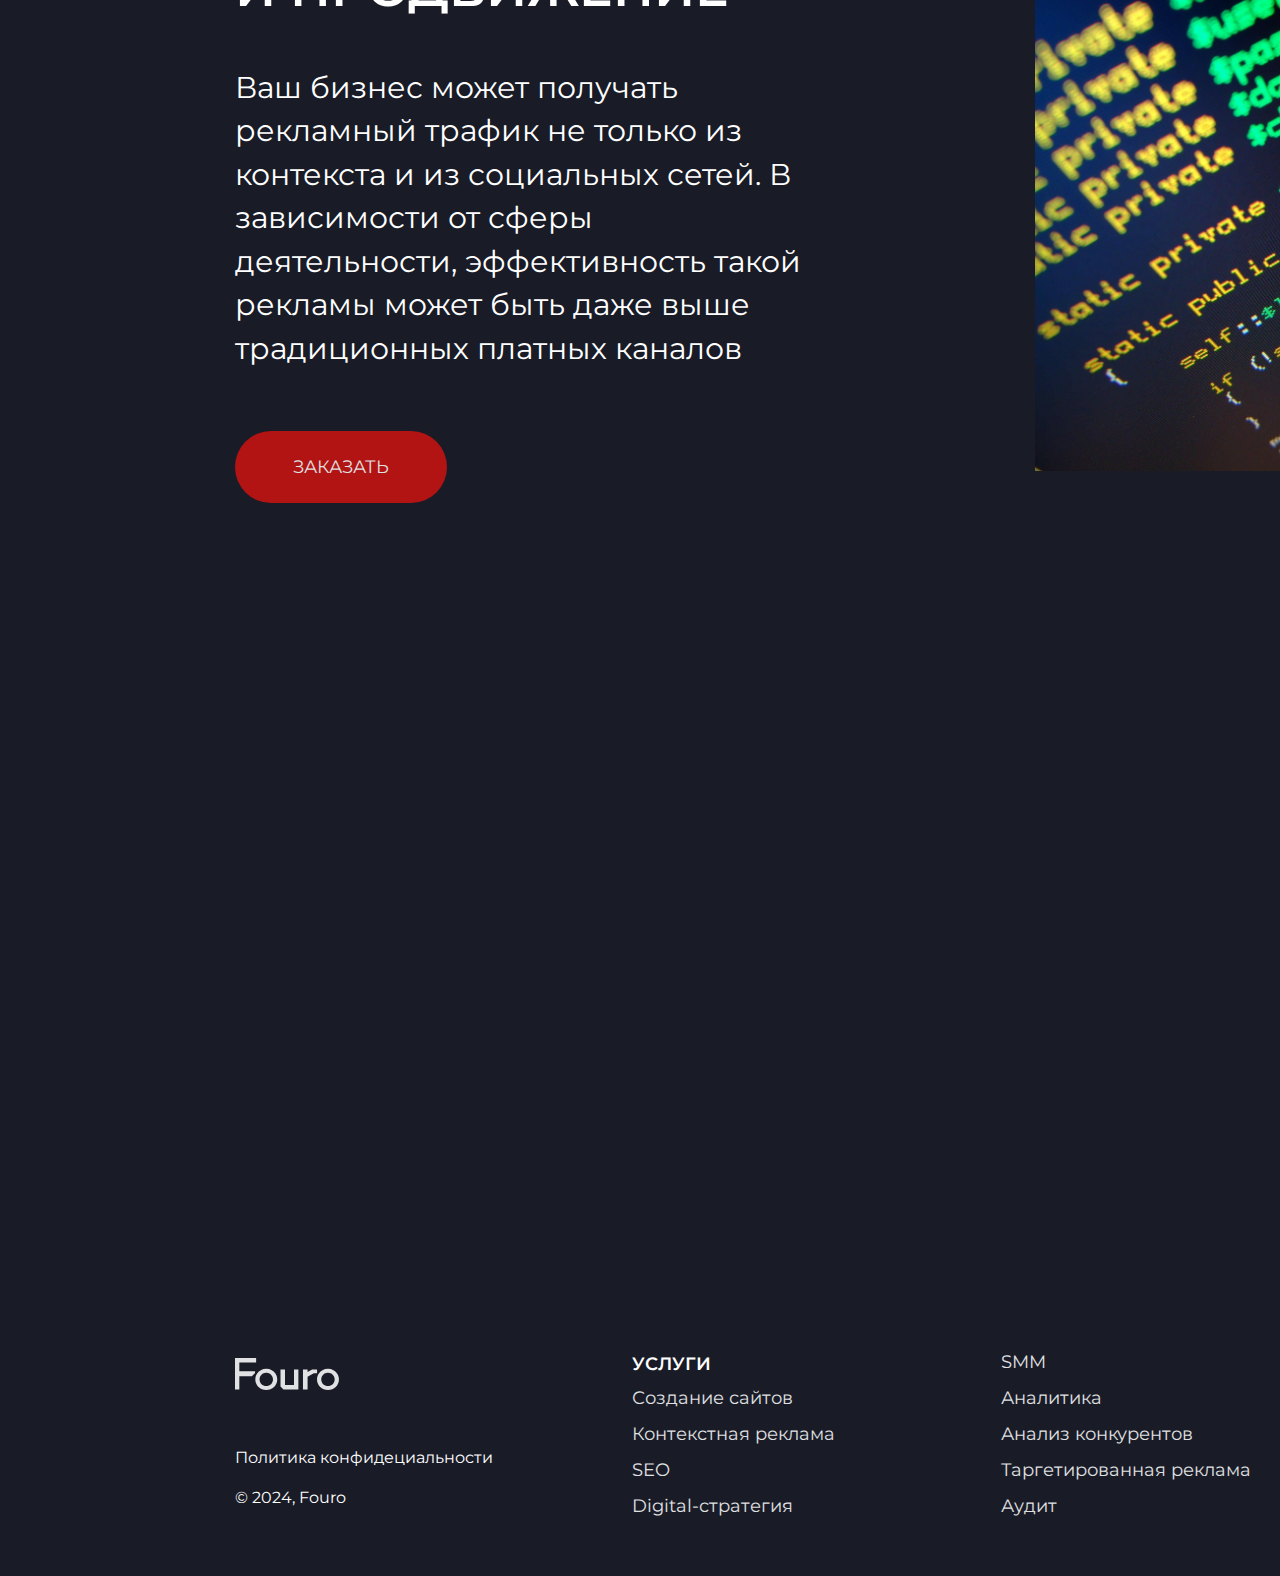
<file: uslugi.html>
<!DOCTYPE html>
<html lang="en">
<head>
    <meta charset="UTF-8">
    <meta name="viewport" content="width=device-width, initial-scale=1.0">
    <title>Fouro</title>
    <link rel="stylesheet" href="styles_uslugi.css">
</head>
<body>
    <header class="header">
    <a href="/" class="header-logo">
        <svg width="104" height="56" viewBox="0 0 104 56" fill="none" xmlns="http://www.w3.org/2000/svg">
            <path d="M21.125 12H0V43.4576H4.33333V30.1695H16.7917L20.0417 26.9153V25.2881H4.33333V16.6102H21.125V12Z" fill="#E0E1E3"/>
            <path fill-rule="evenodd" clip-rule="evenodd" d="M42.25 33.4236C42.25 39.2647 37.3391 43.9999 31.2812 43.9999C25.2234 43.9999 20.3125 39.2647 20.3125 33.4236C20.3125 27.5825 25.2234 22.8474 31.2812 22.8474C37.3391 22.8474 42.25 27.5825 42.25 33.4236ZM37.9875 33.4236C37.9875 37.054 34.9885 40.0033 31.2812 40.0033C27.574 40.0033 24.575 37.054 24.575 33.4236C24.575 29.7933 27.574 26.844 31.2812 26.844C34.9885 26.844 37.9875 29.7933 37.9875 33.4236Z" fill="#E0E1E3"/>
            <path fill-rule="evenodd" clip-rule="evenodd" d="M103.938 33.4236C103.938 39.2647 99.0266 43.9999 92.9688 43.9999C86.9109 43.9999 82 39.2647 82 33.4236C82 27.5825 86.9109 22.8474 92.9688 22.8474C99.0266 22.8474 103.938 27.5825 103.938 33.4236ZM99.675 33.4236C99.675 37.054 96.676 40.0033 92.9688 40.0033C89.2615 40.0033 86.2625 37.054 86.2625 33.4236C86.2625 29.7933 89.2615 26.844 92.9688 26.844C96.676 26.844 99.675 29.7933 99.675 33.4236Z" fill="#E0E1E3"/>
            <path d="M50 23.3899H45.5V40.4747L48.4792 43.4577H63.375V23.3899H59V39.1187H50V23.3899Z" fill="#E0E1E3"/>
            <path d="M72.5847 23.3899H67.9805V43.4577H72.5847V30.712L78.8138 27.1865H82.0638V23.3899H77.1888L72.5847 26.1018V23.3899Z" fill="#E0E1E3"/>
            </svg>
    </a>
        <nav class="header-menu">
            <ul class="header-menu-list">
                <li class="header-menu-item">
                    <a href="uslugi.html" class="header-menu-link">Услуги</a>
                </li>
                <li class="header-menu-item">
                    <a href="case.html" class="header-menu-link">Кейсы</a>
                </li>
                <li class="header-menu-item">
                        <a href="/" class="header-menu-link">О нас</a>
                </li>
                <li class="header-menu-item">
                        <a href="otzivi.html" class="header-menu-link">Отзывы</a>
                </li>
                <li class="header-menu-item">
                    <a href="contacts.html" class="header-menu-link">Контакты</a>
                </li>
            </ul>
        </nav>
        <p class="header-menu-number">+7 (499) 375-41-14</p>
        <div class="header-action">
                <button class="header-button button" type="button">
                    <svg width="61" height="56" viewBox="0 0 61 56" fill="none" xmlns="http://www.w3.org/2000/svg">
                        <path d="M60.6316 21.8947C60.6316 37.475 50.5276 56 34.9474 56C19.3671 56 0 47.1592 0 31.5789C0 15.9987 11.7882 0 27.3684 0C42.9487 0 60.6316 6.31449 60.6316 21.8947Z" fill="#B21414"/>
                        <path d="M22 19C22 17.3431 23.3431 16 25 16H35C36.6569 16 38 17.3431 38 19V28.5V38C38 39.6569 36.6569 41 35 41H25C23.3431 41 22 39.6569 22 38V19Z" fill="#E0E1E3" stroke="#E0E1E3" stroke-width="2"/>
                        <circle cx="30" cy="35.5" r="1.5" fill="#B21414" stroke="#B21414"/>
                        </svg>
                </button>
        </div>
    </header>
    <main class="main">
        <section class="main_text_1">
            <h1 class="main_text_1_title">разрабока сайтов</h1>
            <p class="main_text_1_text">Умеем не просто делать новые сайты, или <br>производить апгрейд текущих – мы делаем <br>инструменты для привлечения клиентов и <br>зарабатывания денег.</p>
            <a class="main_text_1_button" href="/">ЗАКАЗАТЬ</a>
            <img class="main_text_1_image" src="images/code.jpg" alt="">
        </section>

        <section class="main_text_2">
            <h1 class="main_text_2_title">анализ и аудит</h1>
            <p class="main_text_2_text">Сделаем полный анализ работы <br>сайта - от получения посетителей до <br>нужной конверсии. Проверим <br>тепловые карты, микроконверсии и <br>настроим нужные цели для систем <br>аналитики яндекса, гугла и <br>call-tracking.</p>
            <a class="main_text_2_button" href="/">ЗАКАЗАТЬ</a>
            <img class="main_text_2_image" src="images/code.jpg" alt="">
        </section>

        <section class="main_text_3">
            <h1 class="main_text_3_title">реклама<br>и продвижение</h1>
            <p class="main_text_3_text">Ваш бизнес может получать <br>рекламный трафик не только из <br>контекста и из социальных сетей. В <br>зависимости от сферы <br>деятельности, эффективность такой <br>рекламы может быть даже выше <br>традиционных платных каналов</p>
            <a class="main_text_3_button" href="/">ЗАКАЗАТЬ</a>
            <img class="main_text_3_image" src="images/code.jpg" alt="">
        </section>
    </main>
    <footer class="footer">
        <section class="footer_container_left">
            <a href="/" class="footer-logo">
                <svg width="104" height="56" viewBox="0 0 104 56" fill="none" xmlns="http://www.w3.org/2000/svg">
                    <path d="M21.125 12H0V43.4576H4.33333V30.1695H16.7917L20.0417 26.9153V25.2881H4.33333V16.6102H21.125V12Z" fill="#E0E1E3"/>
                    <path fill-rule="evenodd" clip-rule="evenodd" d="M42.25 33.4236C42.25 39.2647 37.3391 43.9999 31.2812 43.9999C25.2234 43.9999 20.3125 39.2647 20.3125 33.4236C20.3125 27.5825 25.2234 22.8474 31.2812 22.8474C37.3391 22.8474 42.25 27.5825 42.25 33.4236ZM37.9875 33.4236C37.9875 37.054 34.9885 40.0033 31.2812 40.0033C27.574 40.0033 24.575 37.054 24.575 33.4236C24.575 29.7933 27.574 26.844 31.2812 26.844C34.9885 26.844 37.9875 29.7933 37.9875 33.4236Z" fill="#E0E1E3"/>
                    <path fill-rule="evenodd" clip-rule="evenodd" d="M103.938 33.4236C103.938 39.2647 99.0266 43.9999 92.9688 43.9999C86.9109 43.9999 82 39.2647 82 33.4236C82 27.5825 86.9109 22.8474 92.9688 22.8474C99.0266 22.8474 103.938 27.5825 103.938 33.4236ZM99.675 33.4236C99.675 37.054 96.676 40.0033 92.9688 40.0033C89.2615 40.0033 86.2625 37.054 86.2625 33.4236C86.2625 29.7933 89.2615 26.844 92.9688 26.844C96.676 26.844 99.675 29.7933 99.675 33.4236Z" fill="#E0E1E3"/>
                    <path d="M50 23.3899H45.5V40.4747L48.4792 43.4577H63.375V23.3899H59V39.1187H50V23.3899Z" fill="#E0E1E3"/>
                    <path d="M72.5847 23.3899H67.9805V43.4577H72.5847V30.712L78.8138 27.1865H82.0638V23.3899H77.1888L72.5847 26.1018V23.3899Z" fill="#E0E1E3"/>
                </svg>
            </a>
            <div class="footer_text">
                <p class="footer_text_politic">Политика конфидециальности</p>
                <p class="footer_text_fouro">© 2024, Fouro</p>
            </div>
        </section>
        <section class="footer_container_center_left">
            <div class="footer_column_left">
                <h4 class="footer_column_left_title">УСЛУГИ</h4>
                <div class="footer_column_left_text">
                    <a href="/" class="footer_column_left_text_t">Создание сайтов</a>
                    <br><a href="/" class="footer_column_left_text_t">Контекстная реклама</a>
                    <br><a href="/" class="footer_column_left_text_t">SEO</a>
                    <br><a href="/" class="footer_column_left_text_t">Digital-стратегия</a>
                </div>
            </div>
        </section>
            <section class="footer_container_center_center">
            <div class="footer_column_center">
                <div class="footer_column_center_text">
                    <a href="/" class="footer_column_center_text_t">SMM</a>
                    <br><a href="/" class="footer_column_center_text_t">Аналитика</a>
                    <br><a href="/" class="footer_column_center_text_t">Анализ конкурентов</a>
                    <br><a href="/" class="footer_column_center_text_t">Таргетированная реклама</a>
                    <br><a href="/" class="footer_column_center_text_t">Аудит</a>
                </div>  
            </div>
        </section>
        <section class="footer_container_center_right">
            <h4> <a href="/" class="footer_container_center_title">КЕЙСЫ</a></h4>
            <h4> <a href="/" class="footer_container_center_title">О НАС</a></h4>
            <h4> <a href="/" class="footer_container_center_title">КОНТАКТЫ</a></h4>
        </section>
    </footer>
</body>
</html>
</file>
<file: styles.css>
@font-face{
    font-family: 'Montserrat';
    src: url(./fonts/Montserrat-Regular.woff2) format('woff2');
    font-weight: 400;
    font-style: normal;
    font-display: swap;
}
@font-face{
    font-family: 'Montserrat';
    src: url(./fonts/Montserrat-Medium.woff2) format('woff2');
    font-weight: 500;
    font-style: normal;
    font-display: swap;
}
@font-face{
    font-family: 'Montserrat';
    src: url(./fonts/Montserrat-SemiBold.woff2) format('woff2');
    font-weight: 600;
    font-style: normal;
    font-display: swap;
}

/**
  Нормализация блочной модели
 */
 *,
 ::before,
 ::after {
   box-sizing: border-box;
 }
 
 /**
   Убираем внутренние отступы слева тегам списков,
   у которых есть атрибут class
  */
 :where(ul, ol):where([class]) {
   padding-left: 0;
 }
 
 /**
   Убираем внешние отступы body и двум другим тегам,
   у которых есть атрибут class
  */
 body,
 :where(blockquote, figure):where([class]) {
   margin: 0;
   overflow-x: hidden;
 }
 
 /**
   Убираем внешние отступы вертикали нужным тегам,
   у которых есть атрибут class
  */
 :where(
   h1,
   h2,
   h3,
   h4,
   h5,
   h6,
   p,
   ul,
   ol,
   dl
 ):where([class]) {
   margin-block: 0;
 }
 
 :where(dd[class]) {
   margin-left: 0;
 }
 
 :where(fieldset[class]) {
   margin-left: 0;
   padding: 0;
   border: none;
 }
 
 /**
   Убираем стандартный маркер маркированному списку,
   у которого есть атрибут class
  */
 :where(ul[class]) {
   list-style: none;
 }
 
 :where(address[class]) {
   font-style: normal;
 }
 
 /**
   Обнуляем вертикальные внешние отступы параграфа,
   объявляем локальную переменную для внешнего отступа вниз,
   чтобы избежать взаимодействие с более сложным селектором
  */
 p {
   --paragraphMarginBottom: 24px;
 
   margin-block: 0;
 }
 
 /**
   Внешний отступ вниз для параграфа без атрибута class,
   который расположен не последним среди своих соседних элементов
  */
 p:where(:not([class]):not(:last-child)) {
   margin-bottom: var(--paragraphMarginBottom);
 }
 
 
 /**
   Упрощаем работу с изображениями
  */
 img {
   display: block;
   max-width: 100%;
 }
 
 /**
   Наследуем свойства шрифт для полей ввода
  */
 input,
 textarea,
 select,
 button {
   font: inherit;
 }
 
 html {
   /**
     Пригодится в большинстве ситуаций
     (когда, например, нужно будет "прижать" футер к низу сайта)
    */
   height: 100%;
   max-width: 100%;
 }
 
 /**
   Плавный скролл
  */
 html,
 :has(:target) {
   scroll-behavior: smooth;
 }
 
 body {
   /**
     Пригодится в большинстве ситуаций
     (когда, например, нужно будет "прижать" футер к низу сайта)
    */
   min-height: 100%;
   /**
     Унифицированный интерлиньяж
    */
   line-height: 1.5;
 }
 
 /**
   Приводим к единому цвету svg-элементы
  */
 svg *[fill] { fill: currentColor }
 svg *[stroke] { stroke: currentColor }
 
 /**
   Чиним баг задержки смены цвета при взаимодействии с svg-элементами
  */
 svg * {
   transition-property: fill, stroke;
 }
 
 /**
   Удаляем все анимации и переходы для людей,
   которые предпочитают их не использовать
  */
 @media (prefers-reduced-motion: reduce) {
   *,
   ::before,
   ::after {
     animation-duration: 0.01ms !important;
     animation-iteration-count: 1 !important;
     transition-duration: 0.01ms !important;
     scroll-behavior: auto !important;
   }
 }

 :root {
    --color-dark: #000000;
    --color-light: #fff;
    --color-light-gray: #E0E1E3;
    --color-dark-blue: #191C27;
    --color-light-gray-2: #E7E8EA;
    --color-red: #B21414;


    --border-radius-button: 100px;
    --border-radius-input: 6px;
    
    --font-family-base: 'Montserrat', sans-serif;

    --button-height: 68px;
    --input-height: 58px;
    --large-input-height: 175px;

    --container-padding-x: 15px;

    --transition-duration: 0.2s;
 }


 body{
    font-family: var(--font-family-base);
    color: var(--color-light);
    font-size: 18px;
    line-height: 26px;
    background-color: var(--color-dark-blue);
 }

 .container{
    margin-inline: auto;
    padding-inline: var(--container-padding-x);
 }

a,
button,
input,
textarea,
svg *{
    transition-duration: var(--transition-duration);
}

 a{
    color: var(--color-light-gray);
 }

 a:hover{
    color: var(--color-red);
 }

.button{
    display: inline-flex;
    justify-content: center;
    align-items: center;
    width: 60px;
    height: 56px;
    background-color: transparent;
    border: none;
    color: var(--color-red);
    cursor: pointer;
}

header{
    display: flex;
    justify-content: space-between;
    align-items: center;
    column-gap: 20px;
    margin-top: 30px;
    margin-left: 235px; margin-right: 235px;
 }

.header-menu-list{
    display: flex;
    flex-wrap: wrap;
    column-gap: 55px;
 }

.header-menu-link{
    text-decoration: none;
    font-size: 18px;
    font-weight: 400;
 }

.header-menu-number{
    font-weight: 600;
 }


 .background_b{
    z-index: 1;  
    position: fixed;
    pointer-events: none;
    padding-top: 330px;
 }

.main_text{
    display: flex;
    text-align: left;
    height: 469px;
    letter-spacing: 1%;
    width: 610px;
    padding-left: 250px;
    padding-top: 150px;
 }

 .main_text_title{
    text-transform: uppercase;
    font-weight: 600;
 }

.main_text_title_1{
  font-size: 140px;
  line-height: 170px;
}

.main_text_title_2{
  font-size: 95px;
  line-height: 116px;
  color: var(--color-red);
}

.main_text_text_1{
  font-size: 30px;
  letter-spacing: 1%;
  text-align: left;
  padding-left: 255px;
  line-height: 43.5px;
}

.main_play_button {
  display: flex;
  position: relative; 
  background: none;
  border: none;
  left: 1200px; 
  bottom: 400px;
  color: var(--color-red);
  cursor: pointer;
}

.main_text_2_text{
  padding-left: 250px;
  font-weight: 400;
  font-size: 30px;
  line-height: 43.5px;
  letter-spacing: 1%;
}

.main_text_2_tags{
  text-align: left;
  position: relative; 
  left: 1000px;
  bottom: 350px;
  display: flex;
  flex-wrap: wrap;
  gap: 30px; 
}

.main_text_2_tags_tag{
  box-sizing: border-box;
  white-space: nowrap;
  text-align: center;
  background-color: #B2141466;
  width: 351px ; 
  font-size: 30px;
  border-radius: 30px;
  padding: 10px;
  margin: 20px;
}

.main_text_3{
  padding-left: 250px;
  padding-top: 150px;
}
.main_text_3_title{
  text-transform: uppercase;
  font-size: 50px;
  line-height: 72.5px;
  letter-spacing: 1%;
}

.main_text_3_title_text_FOURO{
  color: var(--color-red);
}

.main_text_3_text{
  font-size: 30px;
  line-height: 43.5px;
  letter-spacing: 1%;
  padding-top: 55px;
}

.main_text_3_text_2{
  padding-top: 55px;
}

.main_order_button{
  background-color: var(--color-red);
  display: flex;
  justify-content: center;
  align-items: center;
  margin-left: 250px;
  margin-top: 55px;
  width: 198px;
  height: 58px;
  border: none;
  border-radius: var(--border-radius-button);
  font-size: 18px;
  line-height: 26.1px;
  letter-spacing: 2%;
  cursor: pointer;
}

footer{
  position: relative;
  z-index: 2;
  width: 1920px;
  height: 305px;
  background-color: var(--color-dark-blue);
  margin-top: 350px;
}

.footer_container_left{
  position: relative;
  left: 235px;
  top: 75px;
}

.footer_text{
  position: relative;
  top: 39px;
  font-size: 16px;
  width: 400;
  line-height: 19.5px;
  letter-spacing: 1%;
}

.footer_text_fouro{
  padding-top: 20px;
}

.footer_container_center_left{
  position: relative;
  left: 632px;
  bottom: 40px;
}

.footer_column_left_title{
  font-weight: 600;
  font-size: 18px;
  line-height: 22px;
  letter-spacing: 1%;
}

.footer_column_left_text {
  position: relative;
  bottom: 15px;
  top: 5px;
  line-height: 36px;
}

.footer_column_left_text_t{
  text-decoration: none;
}

.footer_container_center_center{
  position: relative;
  left: 1001px;
  bottom: 220px;
}

.footer_column_center_title{
  font-weight: 600;
  font-size: 18px;
  line-height: 22px;
  letter-spacing: 1%;
}

.footer_column_center_text {
  position: relative;
  bottom: 15px;
  top: 5px;
  line-height: 36px;
}

.footer_column_center_text_t{
  text-decoration: none;
}

.footer_container_center_right{
  position: relative;
  left: 1370px;
  bottom: 412px;
}

.footer_container_right{
  margin: 0px;
  margin-bottom: 500px;
}

.footer_container_right_text{
  position: relative;
}








 @media (max-width: 1430px) {
    .header {
        flex-wrap: wrap;
        row-gap: 10px;
        margin-left: 150px; margin-right: 150px;
    }
 }

 
 @media (max-width: 1261px) {
    .header {
        flex-wrap: wrap;
        row-gap: 10px;
        margin-left: 150px; margin-right: 150px;
    }

    .header-menu{
        order: 1;
        flex-basis: 100%;
    }
 }

 @media (max-width: 856px) {
    .header {
        flex-wrap: wrap;
        row-gap: 10px;
        margin-left: 100px; margin-right: 100px;
    }

    .header-menu-list{
        column-gap: 20px;
    }

    .header-menu{
        order: 1;
        flex-basis: 100%;
    }

    .header-menu-link {
        height: 32px;
    }
 }
</file>
<file: styles_uslugi.css>
@font-face{
    font-family: 'Montserrat';
    src: url(./fonts/Montserrat-Regular.woff2) format('woff2');
    font-weight: 400;
    font-style: normal;
    font-display: swap;
}
@font-face{
    font-family: 'Montserrat';
    src: url(./fonts/Montserrat-Medium.woff2) format('woff2');
    font-weight: 500;
    font-style: normal;
    font-display: swap;
}
@font-face{
    font-family: 'Montserrat';
    src: url(./fonts/Montserrat-SemiBold.woff2) format('woff2');
    font-weight: 600;
    font-style: normal;
    font-display: swap;
}

/**
  Нормализация блочной модели
 */
 *,
 ::before,
 ::after {
   box-sizing: border-box;
 }
 
 /**
   Убираем внутренние отступы слева тегам списков,
   у которых есть атрибут class
  */
 :where(ul, ol):where([class]) {
   padding-left: 0;
 }
 
 /**
   Убираем внешние отступы body и двум другим тегам,
   у которых есть атрибут class
  */
 body,
 :where(blockquote, figure):where([class]) {
   margin: 0;
   overflow-x: hidden;
 }
 
 /**
   Убираем внешние отступы вертикали нужным тегам,
   у которых есть атрибут class
  */
 :where(
   h1,
   h2,
   h3,
   h4,
   h5,
   h6,
   p,
   ul,
   ol,
   dl
 ):where([class]) {
   margin-block: 0;
 }
 
 :where(dd[class]) {
   margin-left: 0;
 }
 
 :where(fieldset[class]) {
   margin-left: 0;
   padding: 0;
   border: none;
 }
 
 /**
   Убираем стандартный маркер маркированному списку,
   у которого есть атрибут class
  */
 :where(ul[class]) {
   list-style: none;
 }
 
 :where(address[class]) {
   font-style: normal;
 }
 
 /**
   Обнуляем вертикальные внешние отступы параграфа,
   объявляем локальную переменную для внешнего отступа вниз,
   чтобы избежать взаимодействие с более сложным селектором
  */
 p {
   --paragraphMarginBottom: 24px;
 
   margin-block: 0;
 }
 
 /**
   Внешний отступ вниз для параграфа без атрибута class,
   который расположен не последним среди своих соседних элементов
  */
 p:where(:not([class]):not(:last-child)) {
   margin-bottom: var(--paragraphMarginBottom);
 }
 
 
 /**
   Упрощаем работу с изображениями
  */
 img {
   display: block;
   max-width: 100%;
 }
 
 /**
   Наследуем свойства шрифт для полей ввода
  */
 input,
 textarea,
 select,
 button {
   font: inherit;
 }
 
 html {
   /**
     Пригодится в большинстве ситуаций
     (когда, например, нужно будет "прижать" футер к низу сайта)
    */
   height: 100%;
   max-width: 100%;
 }
 
 /**
   Плавный скролл
  */
 html,
 :has(:target) {
   scroll-behavior: smooth;
 }
 
 body {
   /**
     Пригодится в большинстве ситуаций
     (когда, например, нужно будет "прижать" футер к низу сайта)
    */
   min-height: 100%;
   /**
     Унифицированный интерлиньяж
    */
   line-height: 1.5;
 }
 
 /**
   Приводим к единому цвету svg-элементы
  */
 svg *[fill] { fill: currentColor }
 svg *[stroke] { stroke: currentColor }
 
 /**
   Чиним баг задержки смены цвета при взаимодействии с svg-элементами
  */
 svg * {
   transition-property: fill, stroke;
 }
 
 /**
   Удаляем все анимации и переходы для людей,
   которые предпочитают их не использовать
  */
 @media (prefers-reduced-motion: reduce) {
   *,
   ::before,
   ::after {
     animation-duration: 0.01ms !important;
     animation-iteration-count: 1 !important;
     transition-duration: 0.01ms !important;
     scroll-behavior: auto !important;
   }
 }

 :root {
    --color-dark: #000000;
    --color-light: #fff;
    --color-light-gray: #E0E1E3;
    --color-dark-blue: #191C27;
    --color-light-gray-2: #E7E8EA;
    --color-red: #B21414;


    --border-radius-button: 100px;
    --border-radius-input: 6px;
    
    --font-family-base: 'Montserrat', sans-serif;

    --button-height: 68px;
    --input-height: 58px;
    --large-input-height: 175px;

    --container-padding-x: 15px;

    --transition-duration: 0.2s;
 }


 body{
    font-family: var(--font-family-base);
    color: var(--color-light);
    font-size: 18px;
    line-height: 26px;
    background-color: var(--color-dark-blue);
 }

 .container{
    margin-inline: auto;
    padding-inline: var(--container-padding-x);
 }

a,
button,
input,
textarea,
svg *{
    transition-duration: var(--transition-duration);
}

 a{
    color: var(--color-light-gray);
 }

 a:hover{
    color: var(--color-red);
 }

.button{
    display: inline-flex;
    justify-content: center;
    align-items: center;
    width: 60px;
    height: 56px;
    background-color: transparent;
    border: none;
    color: var(--color-red);
    cursor: pointer;
}

header{
    display: flex;
    justify-content: space-between;
    align-items: center;
    column-gap: 20px;
    margin-top: 30px;
    margin-left: 235px; margin-right: 235px;
 }

.header-menu-list{
    display: flex;
    flex-wrap: wrap;
    column-gap: 55px;
 }

.header-menu-link{
    text-decoration: none;
    font-size: 18px;
    font-weight: 400;
 }

.header-menu-number{
    font-weight: 600;
 }

.main_text_1{
    padding-top: 394px;
    padding-left: 235px;
}

.main_text_1_title{
    text-transform: uppercase;
    font-size: 50px;
    line-height: 72.5px;
    letter-spacing: 1%;
}

.main_text_1_text{
    padding-top: 40px;
    font-weight: 400;
    font-size: 30px;
    line-height: 43.5px;
    letter-spacing: 1%;
}

.main_text_1_button{
    position: relative;
    text-align: center;
    text-decoration: none;
    top: 84px;
    background-color: var(--color-red);
    padding: 25px;
    padding-right: 58px;
    padding-left: 58px;
    border-radius: 100px;
}

.main_text_1_button:hover{
    color: var(--color-light);
}

.main_text_1_image{
    width: 700px;
    position: relative;
    left: 800px;
    bottom: 450px;
}

.main_text_2{
    padding-top: 394px;
    padding-left: 235px;
}

.main_text_2_title{
    text-transform: uppercase;
    font-size: 50px;
    line-height: 72.5px;
    letter-spacing: 1%;
}

.main_text_2_text{
    padding-top: 40px;
    font-weight: 400;
    font-size: 30px;
    line-height: 43.5px;
    letter-spacing: 1%;
}

.main_text_2_button{
    position: relative;
    text-align: center;
    text-decoration: none;
    top: 84px;
    background-color: var(--color-red);
    padding: 25px;
    padding-right: 58px;
    padding-left: 58px;
    border-radius: 100px;
}

.main_text_2_button:hover{
    color: var(--color-light);
}

.main_text_2_image{
    width: 700px;
    position: relative;
    left: 800px;
    bottom: 450px;
}

.main_text_3{
    padding-top: 394px;
    padding-left: 235px;
}

.main_text_3_title{
    text-transform: uppercase;
    font-size: 50px;
    line-height: 72.5px;
    letter-spacing: 1%;
}

.main_text_3_text{
    padding-top: 40px;
    font-weight: 400;
    font-size: 30px;
    line-height: 43.5px;
    letter-spacing: 1%;
}

.main_text_3_button{
    position: relative;
    text-align: center;
    text-decoration: none;
    top: 84px;
    background-color: var(--color-red);
    padding: 25px;
    padding-right: 58px;
    padding-left: 58px;
    border-radius: 100px;
}

.main_text_3_button:hover{
    color: var(--color-light);
}

.main_text_3_image{
    width: 700px;
    position: relative;
    left: 800px;
    bottom: 450px;
}



footer{
  position: relative;
  z-index: 2;
  width: 1920px;
  height: 305px;
  background-color: var(--color-dark-blue);
  margin-top: 350px;
}

.footer_container_left{
  position: relative;
  left: 235px;
  top: 75px;
}

.footer_text{
  position: relative;
  top: 39px;
  font-size: 16px;
  width: 400;
  line-height: 19.5px;
  letter-spacing: 1%;
}

.footer_text_fouro{
  padding-top: 20px;
}

.footer_container_center_left{
  position: relative;
  left: 632px;
  bottom: 40px;
}

.footer_column_left_title{
  font-weight: 600;
  font-size: 18px;
  line-height: 22px;
  letter-spacing: 1%;
}

.footer_column_left_text {
  position: relative;
  bottom: 15px;
  top: 5px;
  line-height: 36px;
}

.footer_column_left_text_t{
  text-decoration: none;
}

.footer_container_center_center{
  position: relative;
  left: 1001px;
  bottom: 220px;
}

.footer_column_center_title{
  font-weight: 600;
  font-size: 18px;
  line-height: 22px;
  letter-spacing: 1%;
}

.footer_column_center_text {
  position: relative;
  bottom: 15px;
  top: 5px;
  line-height: 36px;
}

.footer_column_center_text_t{
  text-decoration: none;
}

.footer_container_center_right{
  position: relative;
  left: 1370px;
  bottom: 412px;
}

.footer_container_right{
  margin: 0px;
  margin-bottom: 500px;
}

.footer_container_right_text{
  position: relative;
}








 @media (max-width: 1430px) {
    .header {
        flex-wrap: wrap;
        row-gap: 10px;
        margin-left: 150px; margin-right: 150px;
    }
 }

 
 @media (max-width: 1261px) {
    .header {
        flex-wrap: wrap;
        row-gap: 10px;
        margin-left: 150px; margin-right: 150px;
    }

    .header-menu{
        order: 1;
        flex-basis: 100%;
    }
 }

 @media (max-width: 856px) {
    .header {
        flex-wrap: wrap;
        row-gap: 10px;
        margin-left: 100px; margin-right: 100px;
    }

    .header-menu-list{
        column-gap: 20px;
    }

    .header-menu{
        order: 1;
        flex-basis: 100%;
    }

    .header-menu-link {
        height: 32px;
    }
 }
</file>
<file: styles_contacts.css>
@font-face{
    font-family: 'Montserrat';
    src: url(./fonts/Montserrat-Regular.woff2) format('woff2');
    font-weight: 400;
    font-style: normal;
    font-display: swap;
}
@font-face{
    font-family: 'Montserrat';
    src: url(./fonts/Montserrat-Medium.woff2) format('woff2');
    font-weight: 500;
    font-style: normal;
    font-display: swap;
}
@font-face{
    font-family: 'Montserrat';
    src: url(./fonts/Montserrat-SemiBold.woff2) format('woff2');
    font-weight: 600;
    font-style: normal;
    font-display: swap;
}

/**
  Нормализация блочной модели
 */
 *,
 ::before,
 ::after {
   box-sizing: border-box;
 }
 
 /**
   Убираем внутренние отступы слева тегам списков,
   у которых есть атрибут class
  */
 :where(ul, ol):where([class]) {
   padding-left: 0;
 }
 
 /**
   Убираем внешние отступы body и двум другим тегам,
   у которых есть атрибут class
  */
 body,
 :where(blockquote, figure):where([class]) {
   margin: 0;
   overflow-x: hidden;
 }
 
 /**
   Убираем внешние отступы вертикали нужным тегам,
   у которых есть атрибут class
  */
 :where(
   h1,
   h2,
   h3,
   h4,
   h5,
   h6,
   p,
   ul,
   ol,
   dl
 ):where([class]) {
   margin-block: 0;
 }
 
 :where(dd[class]) {
   margin-left: 0;
 }
 
 :where(fieldset[class]) {
   margin-left: 0;
   padding: 0;
   border: none;
 }
 
 /**
   Убираем стандартный маркер маркированному списку,
   у которого есть атрибут class
  */
 :where(ul[class]) {
   list-style: none;
 }
 
 :where(address[class]) {
   font-style: normal;
 }
 
 /**
   Обнуляем вертикальные внешние отступы параграфа,
   объявляем локальную переменную для внешнего отступа вниз,
   чтобы избежать взаимодействие с более сложным селектором
  */
 p {
   --paragraphMarginBottom: 24px;
 
   margin-block: 0;
 }
 
 /**
   Внешний отступ вниз для параграфа без атрибута class,
   который расположен не последним среди своих соседних элементов
  */
 p:where(:not([class]):not(:last-child)) {
   margin-bottom: var(--paragraphMarginBottom);
 }
 
 
 /**
   Упрощаем работу с изображениями
  */
 img {
   display: block;
   max-width: 100%;
 }
 
 /**
   Наследуем свойства шрифт для полей ввода
  */
 input,
 textarea,
 select,
 button {
   font: inherit;
 }
 
 html {
   /**
     Пригодится в большинстве ситуаций
     (когда, например, нужно будет "прижать" футер к низу сайта)
    */
   height: 100%;
   max-width: 100%;
 }
 
 /**
   Плавный скролл
  */
 html,
 :has(:target) {
   scroll-behavior: smooth;
 }
 
 body {
   /**
     Пригодится в большинстве ситуаций
     (когда, например, нужно будет "прижать" футер к низу сайта)
    */
   min-height: 100%;
   /**
     Унифицированный интерлиньяж
    */
   line-height: 1.5;
 }
 
 /**
   Приводим к единому цвету svg-элементы
  */
 svg *[fill] { fill: currentColor }
 svg *[stroke] { stroke: currentColor }
 
 /**
   Чиним баг задержки смены цвета при взаимодействии с svg-элементами
  */
 svg * {
   transition-property: fill, stroke;
 }
 
 /**
   Удаляем все анимации и переходы для людей,
   которые предпочитают их не использовать
  */
 @media (prefers-reduced-motion: reduce) {
   *,
   ::before,
   ::after {
     animation-duration: 0.01ms !important;
     animation-iteration-count: 1 !important;
     transition-duration: 0.01ms !important;
     scroll-behavior: auto !important;
   }
 }

 :root {
    --color-dark: #000000;
    --color-light: #fff;
    --color-light-gray: #E0E1E3;
    --color-dark-blue: #191C27;
    --color-light-gray-2: #E7E8EA;
    --color-red: #B21414;


    --border-radius-button: 100px;
    --border-radius-input: 6px;
    
    --font-family-base: 'Montserrat', sans-serif;

    --button-height: 68px;
    --input-height: 58px;
    --large-input-height: 175px;

    --container-padding-x: 15px;

    --transition-duration: 0.2s;
 }


 body{
    font-family: var(--font-family-base);
    color: var(--color-light);
    font-size: 18px;
    line-height: 26px;
    background-color: var(--color-dark-blue);
 }

 .container{
    margin-inline: auto;
    padding-inline: var(--container-padding-x);
 }

a,
button,
input,
textarea,
svg *{
    transition-duration: var(--transition-duration);
}

 a{
    color: var(--color-light-gray);
 }

 a:hover{
    color: var(--color-red);
 }

.button{
    display: inline-flex;
    justify-content: center;
    align-items: center;
    width: 60px;
    height: 56px;
    background-color: transparent;
    border: none;
    color: var(--color-red);
    cursor: pointer;
}

header{
    display: flex;
    justify-content: space-between;
    background-color: #000000;
    align-items: center;
    column-gap: 20px;
    margin-top: 30px;
    margin-left: 235px; margin-right: 235px;
 }

body{
    background-color: #000000;
}

.main_title{
  font-size: 50px;
  font-weight: 500;
  line-height: 72.5px;
  letter-spacing: 1%;
  text-transform: uppercase;
  position: relative;
  top: 304px;
  left: 235px;
  height: 146px;
}

.header-menu-list{
    display: flex;
    flex-wrap: wrap;
    column-gap: 55px;
 }

.header-menu-link{
    text-decoration: none;
    font-size: 18px;
    font-weight: 400;
 }

.header-menu-number{
    font-weight: 600;
 }

.main{
  position: relative;
  bottom: 100px;
}

.main_form{
  position: relative;
  left: 235px;
  top: 340px;
  width: 660px;
  height: auto;
}

.input_name{
  width: 320px;
  height: 58px;
  border-radius: 6px;
  padding: 16px, 35px, 16px, 25px;
  gap: 8px;
  padding-left: 30px;
}

.input_number{
  width: 320px;
  height: 58px;
  border-radius: 6px;
  padding: 16px, 35px, 16px, 25px;
  gap: 8px;
  padding-left: 30px;
  position: relative;
  left: 341px;
  bottom: 58px;
}

.input_comm{
  width: 660px;
  height: 175px;
  position: relative;
  bottom: 32px;
  padding-bottom: 110px;
  padding-left: 30px;
}

.image{
  position: relative;
  left: 1000px;
  bottom: 300px;
  pointer-events: none;

}


footer{
  position: relative;
  z-index: 2;
  width: 1920px;
  height: 305px;
  background-color: var(--color-dark-blue);
}

.form_text{
  font-size: 16px;
  font-weight: 400;
  line-height: 23.2px;
  letter-spacing: 1%;
  position: relative;
  bottom: 15px;
}

.input_button{
    display: flex;
    position: relative; 
    color: var(--color-light);
    background: none;
    border: none;
    background-color: var(--color-red);
    cursor: pointer;
    border-radius: 100px;
    padding: 15px;
    padding-left: 40px;
    padding-right: 40px;
    margin-top: 20px;
    text-transform: uppercase;
    text-size-adjust: 18px;
    letter-spacing: 2%;
    line-height: 26.1px;
    font-weight: 500;
}


.footer_container_left{
  position: relative;
  left: 235px;
  top: 75px;
}

.footer_text{
  position: relative;
  top: 39px;
  font-size: 16px;
  width: 400;
  line-height: 19.5px;
  letter-spacing: 1%;
}

.footer_text_fouro{
  padding-top: 20px;
}

.footer_container_center_left{
  position: relative;
  left: 632px;
  bottom: 40px;
}

.footer_column_left_title{
  font-weight: 600;
  font-size: 18px;
  line-height: 22px;
  letter-spacing: 1%;
}

.footer_column_left_text {
  position: relative;
  bottom: 15px;
  top: 5px;
  line-height: 36px;
}

.footer_column_left_text_t{
  text-decoration: none;
}

.footer_container_center_center{
  position: relative;
  left: 1001px;
  bottom: 220px;
}

.footer_column_center_title{
  font-weight: 600;
  font-size: 18px;
  line-height: 22px;
  letter-spacing: 1%;
}

.footer_column_center_text {
  position: relative;
  bottom: 15px;
  top: 5px;
  line-height: 36px;
}

.footer_column_center_text_t{
  text-decoration: none;
}

.footer_container_center_right{
  position: relative;
  left: 1370px;
  bottom: 412px;
}

.footer_container_right{
  margin: 0px;
  margin-bottom: 500px;
}

.footer_container_right_text{
  position: relative;
}








 @media (max-width: 1430px) {
    .header {
        flex-wrap: wrap;
        row-gap: 10px;
        margin-left: 150px; margin-right: 150px;
    }
 }

 
 @media (max-width: 1261px) {
    .header {
        flex-wrap: wrap;
        row-gap: 10px;
        margin-left: 150px; margin-right: 150px;
    }

    .header-menu{
        order: 1;
        flex-basis: 100%;
    }
 }

 @media (max-width: 856px) {
    .header {
        flex-wrap: wrap;
        row-gap: 10px;
        margin-left: 100px; margin-right: 100px;
    }

    .header-menu-list{
        column-gap: 20px;
    }

    .header-menu{
        order: 1;
        flex-basis: 100%;
    }

    .header-menu-link {
        height: 32px;
    }
 }
</file>
